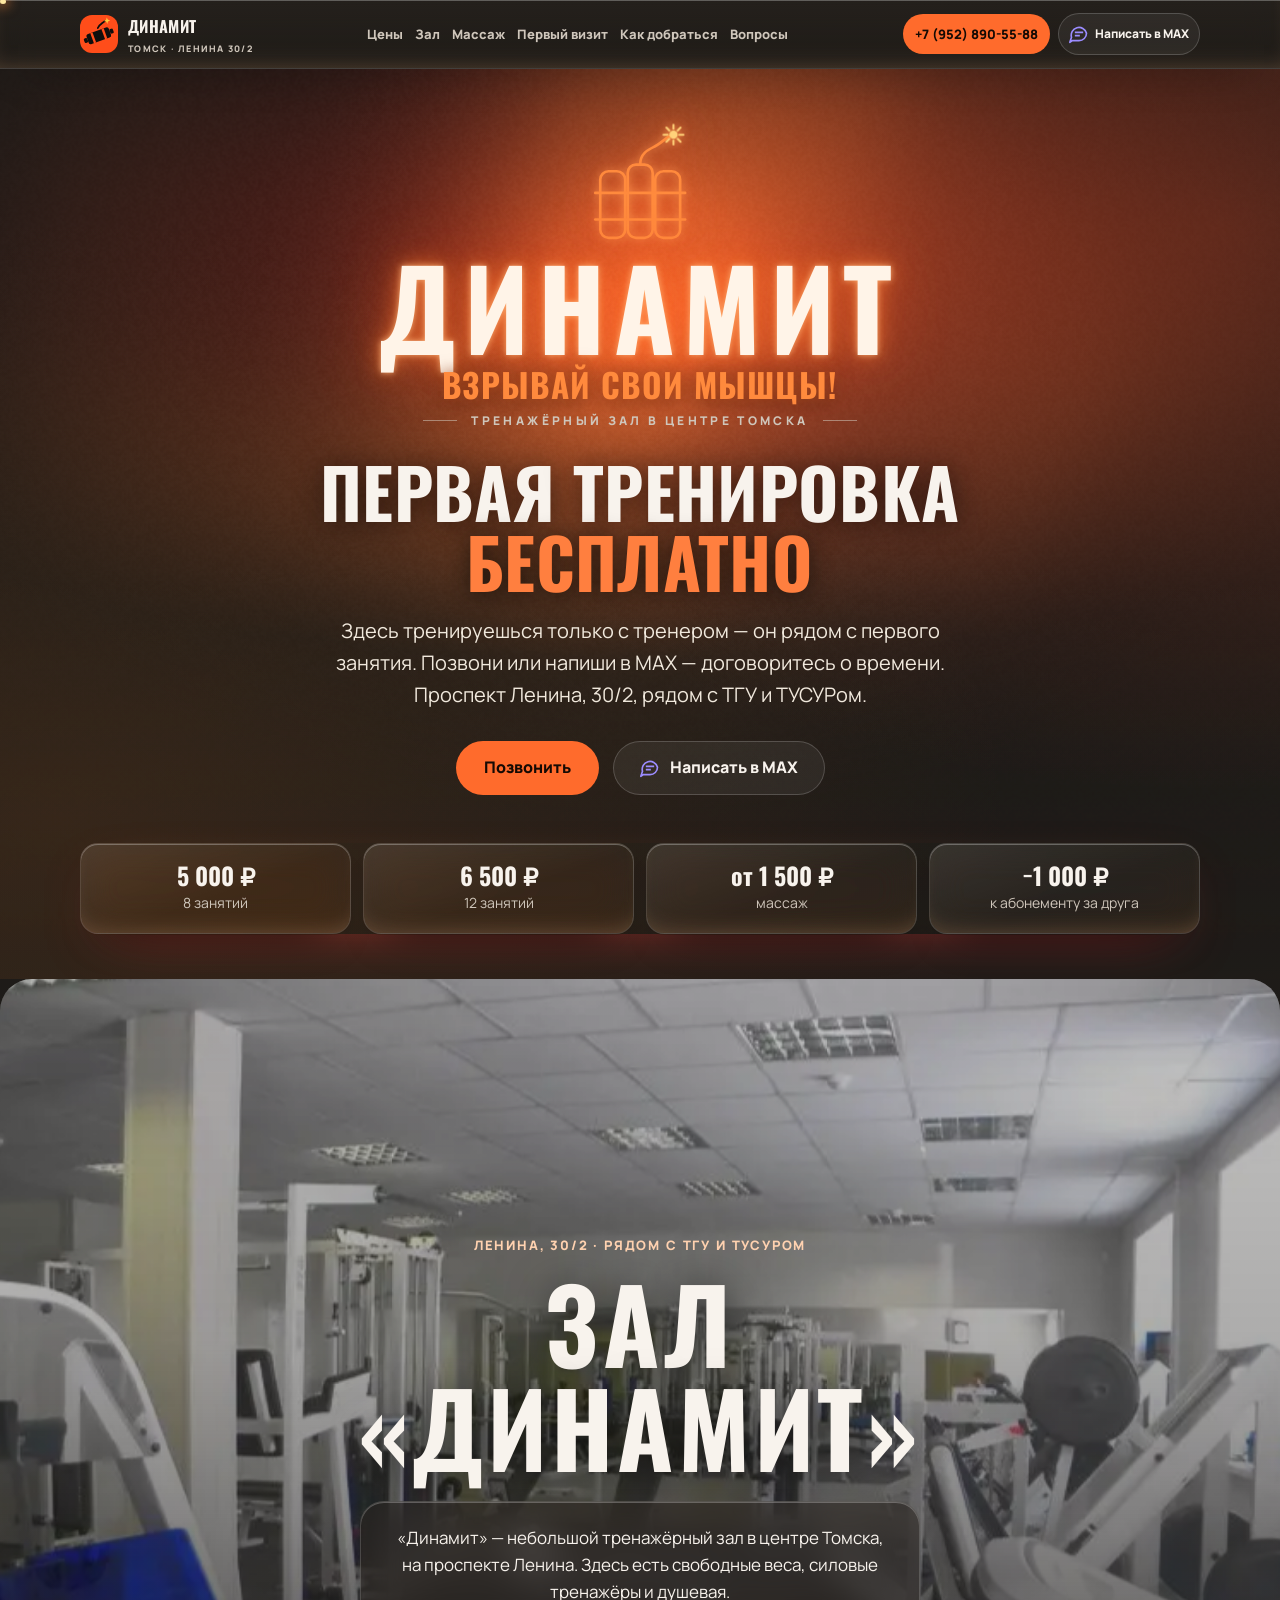
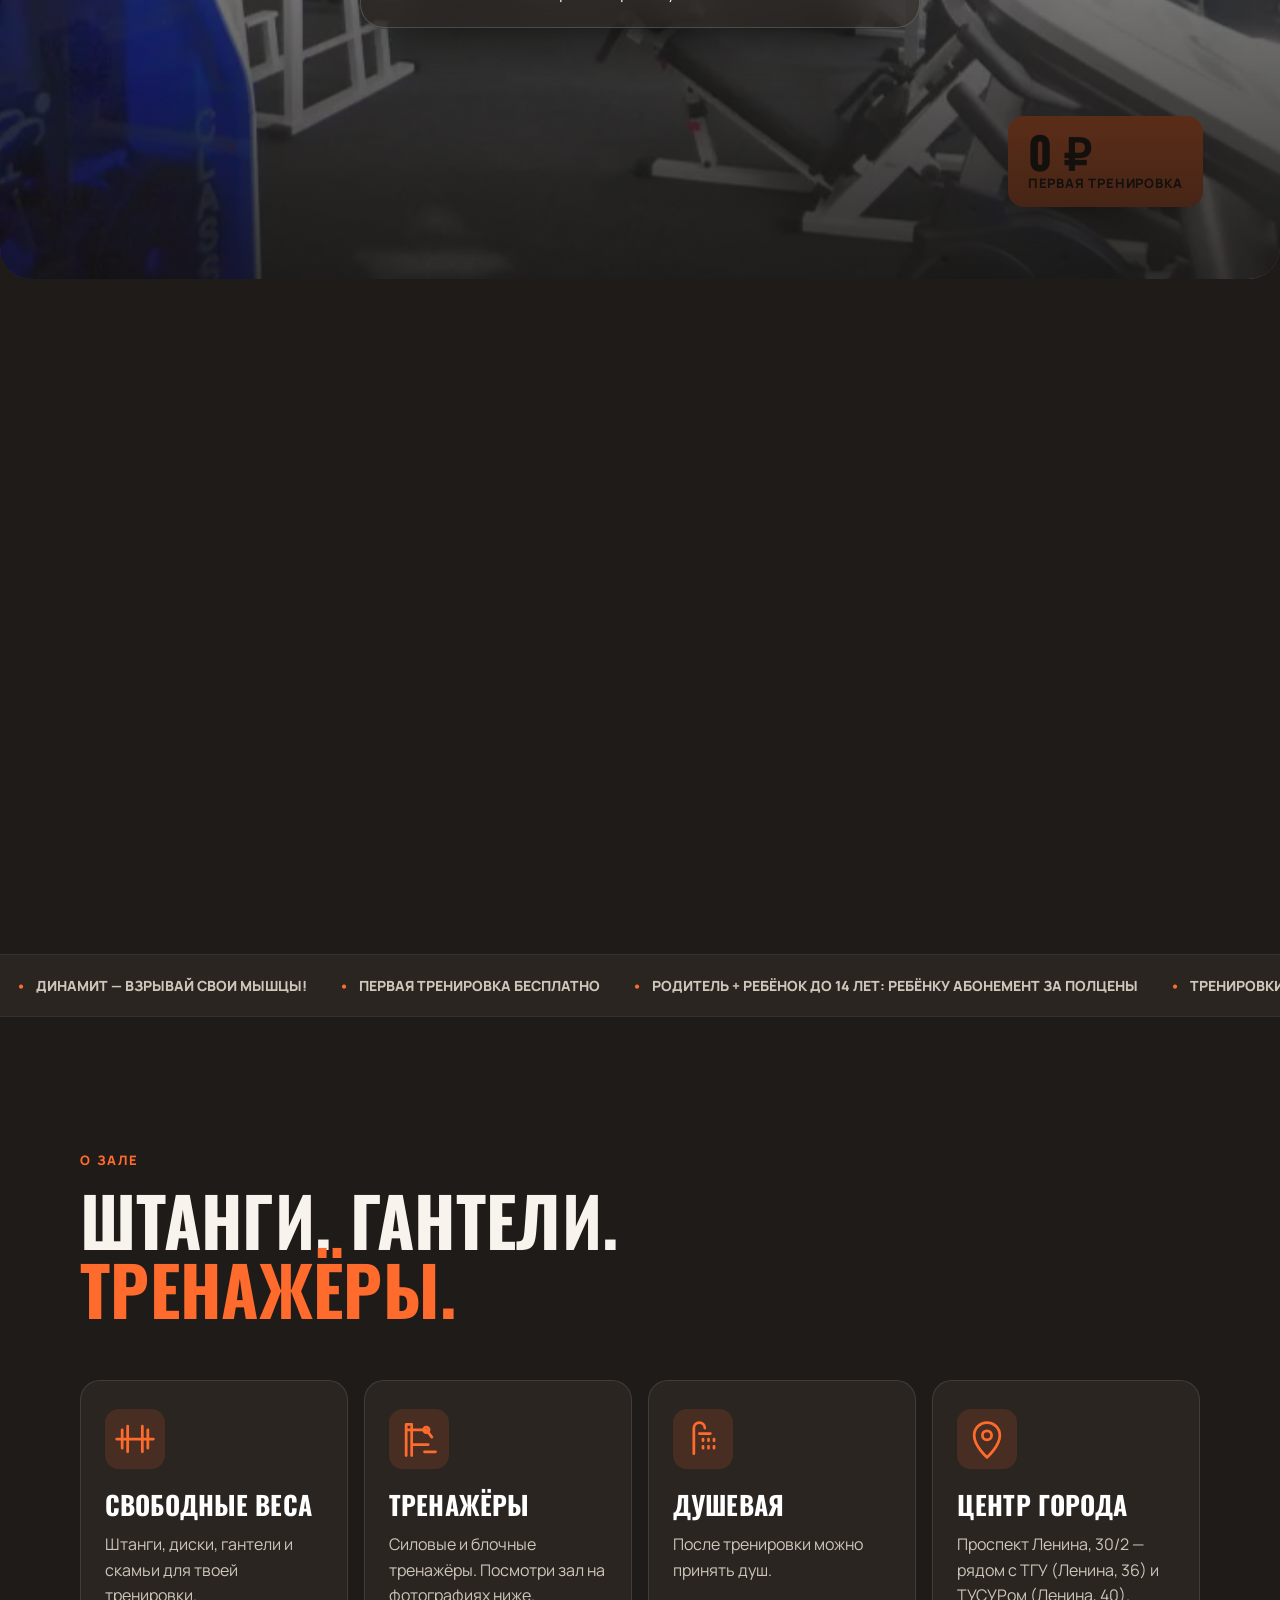
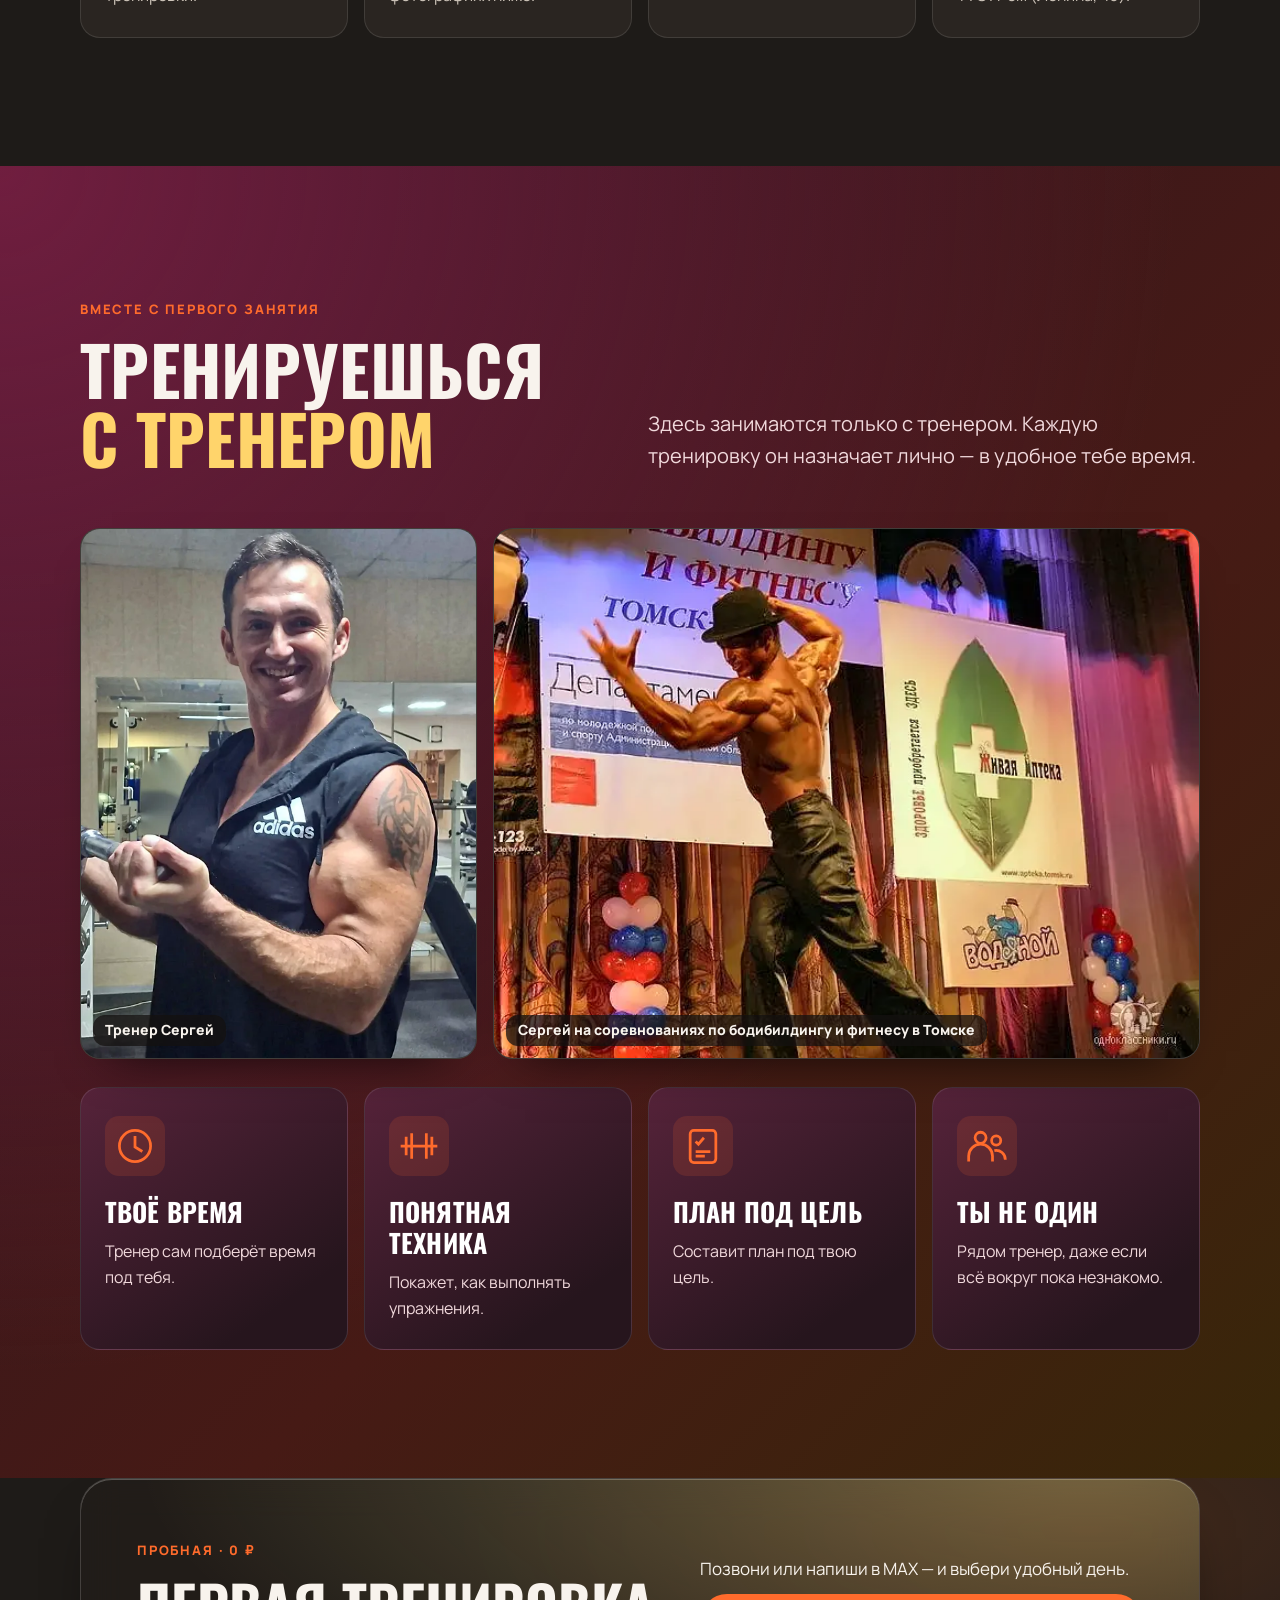
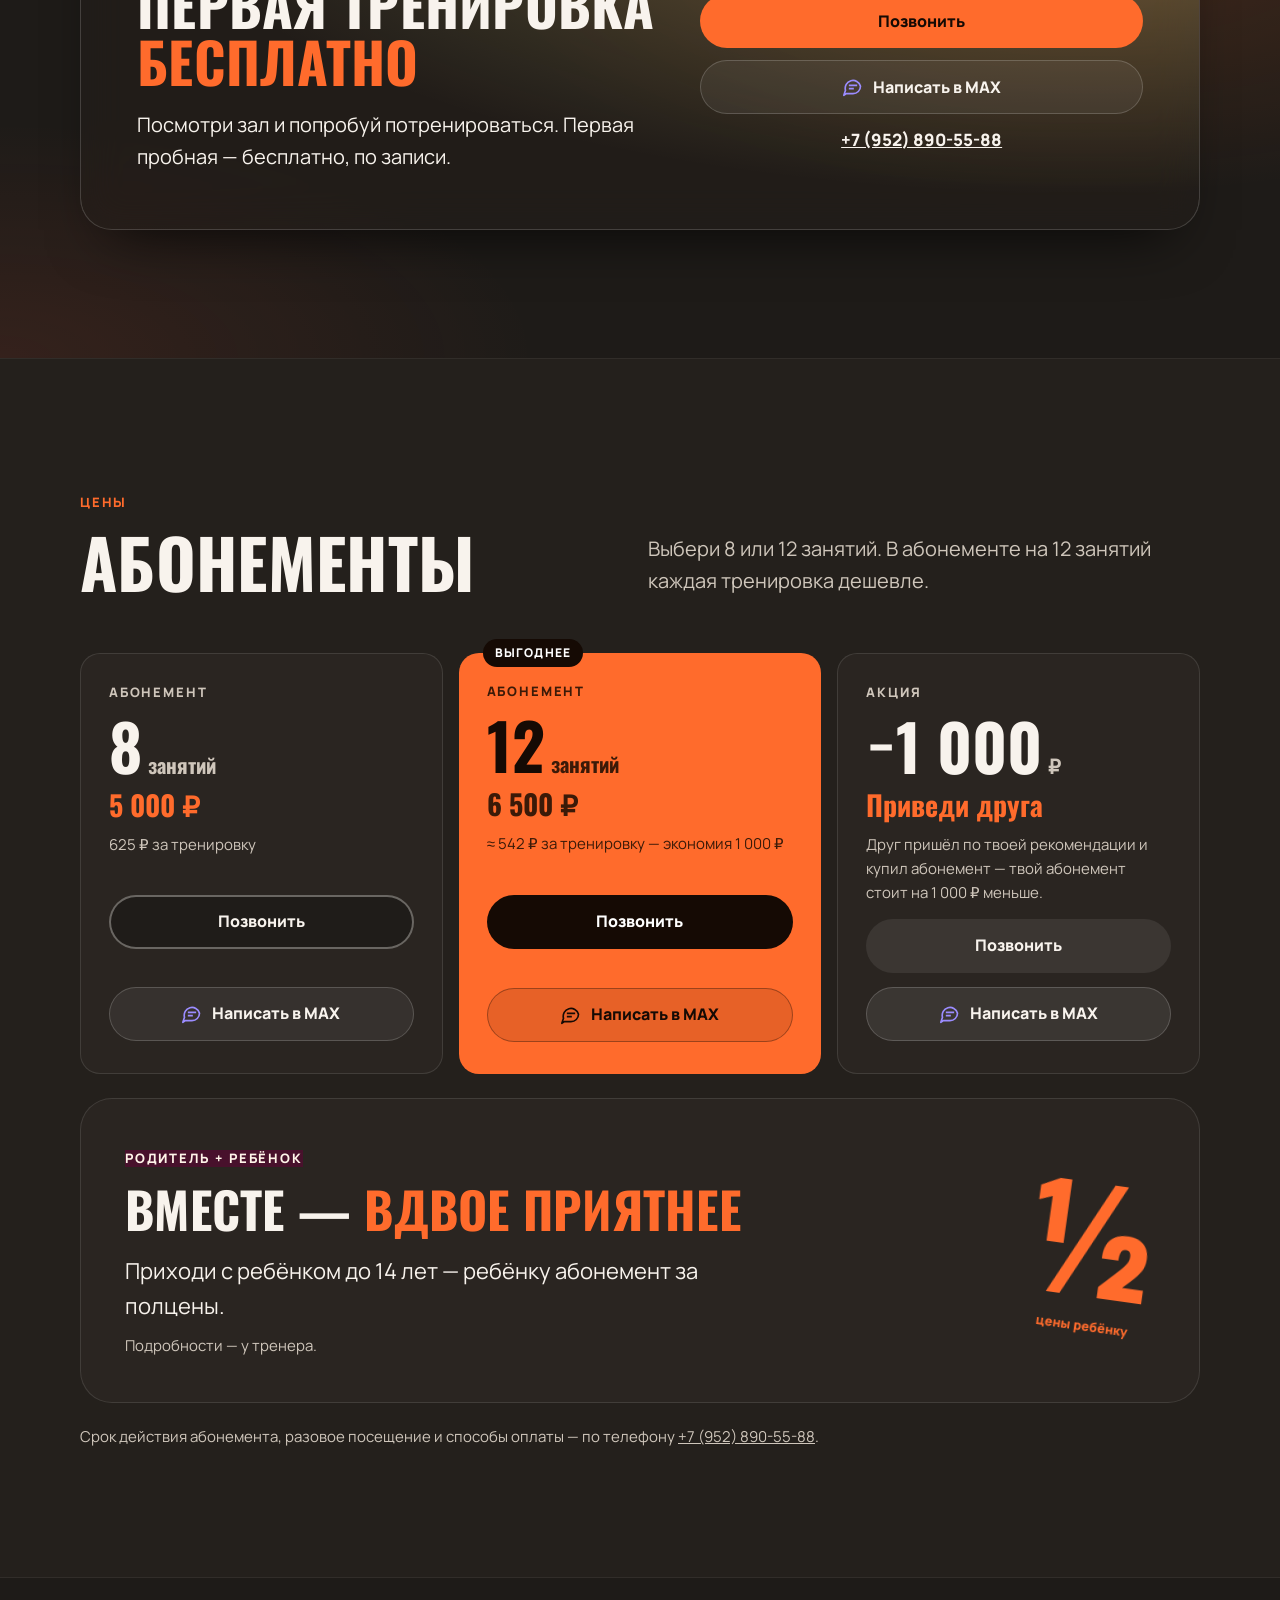
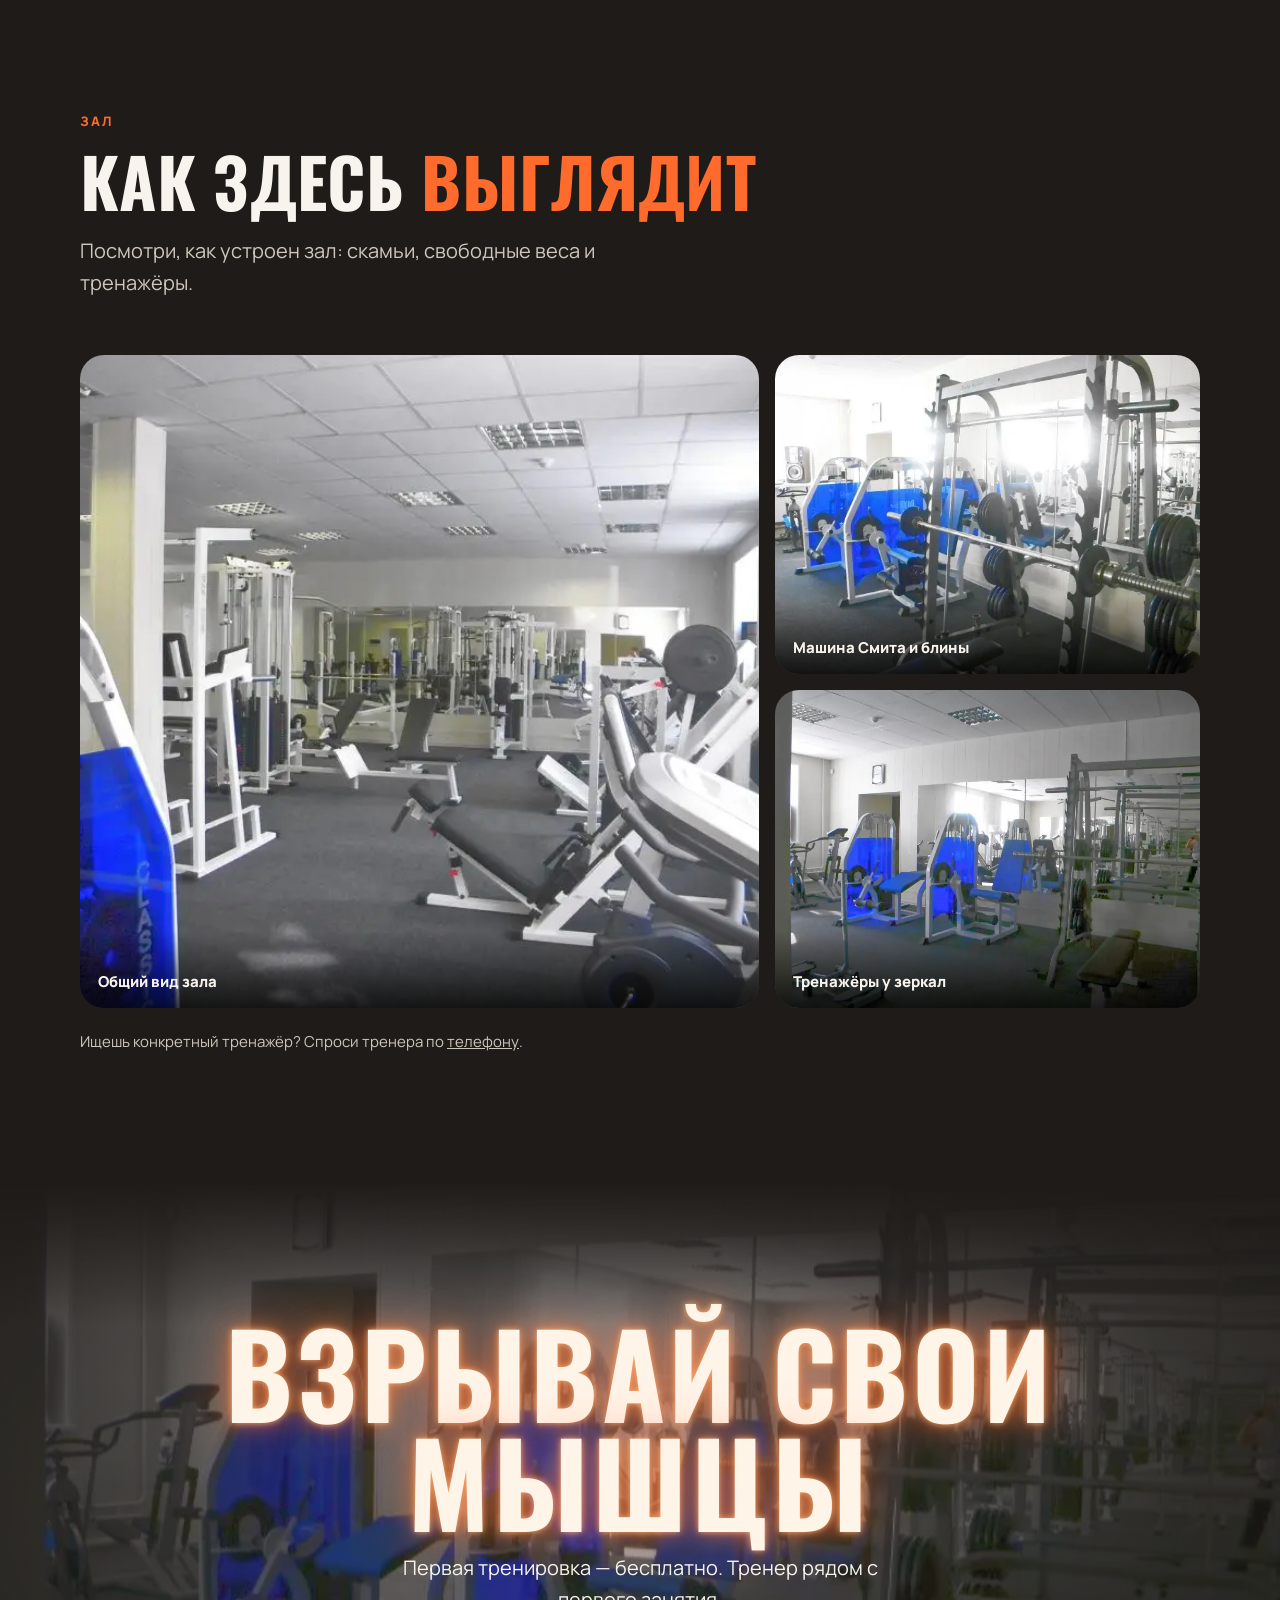
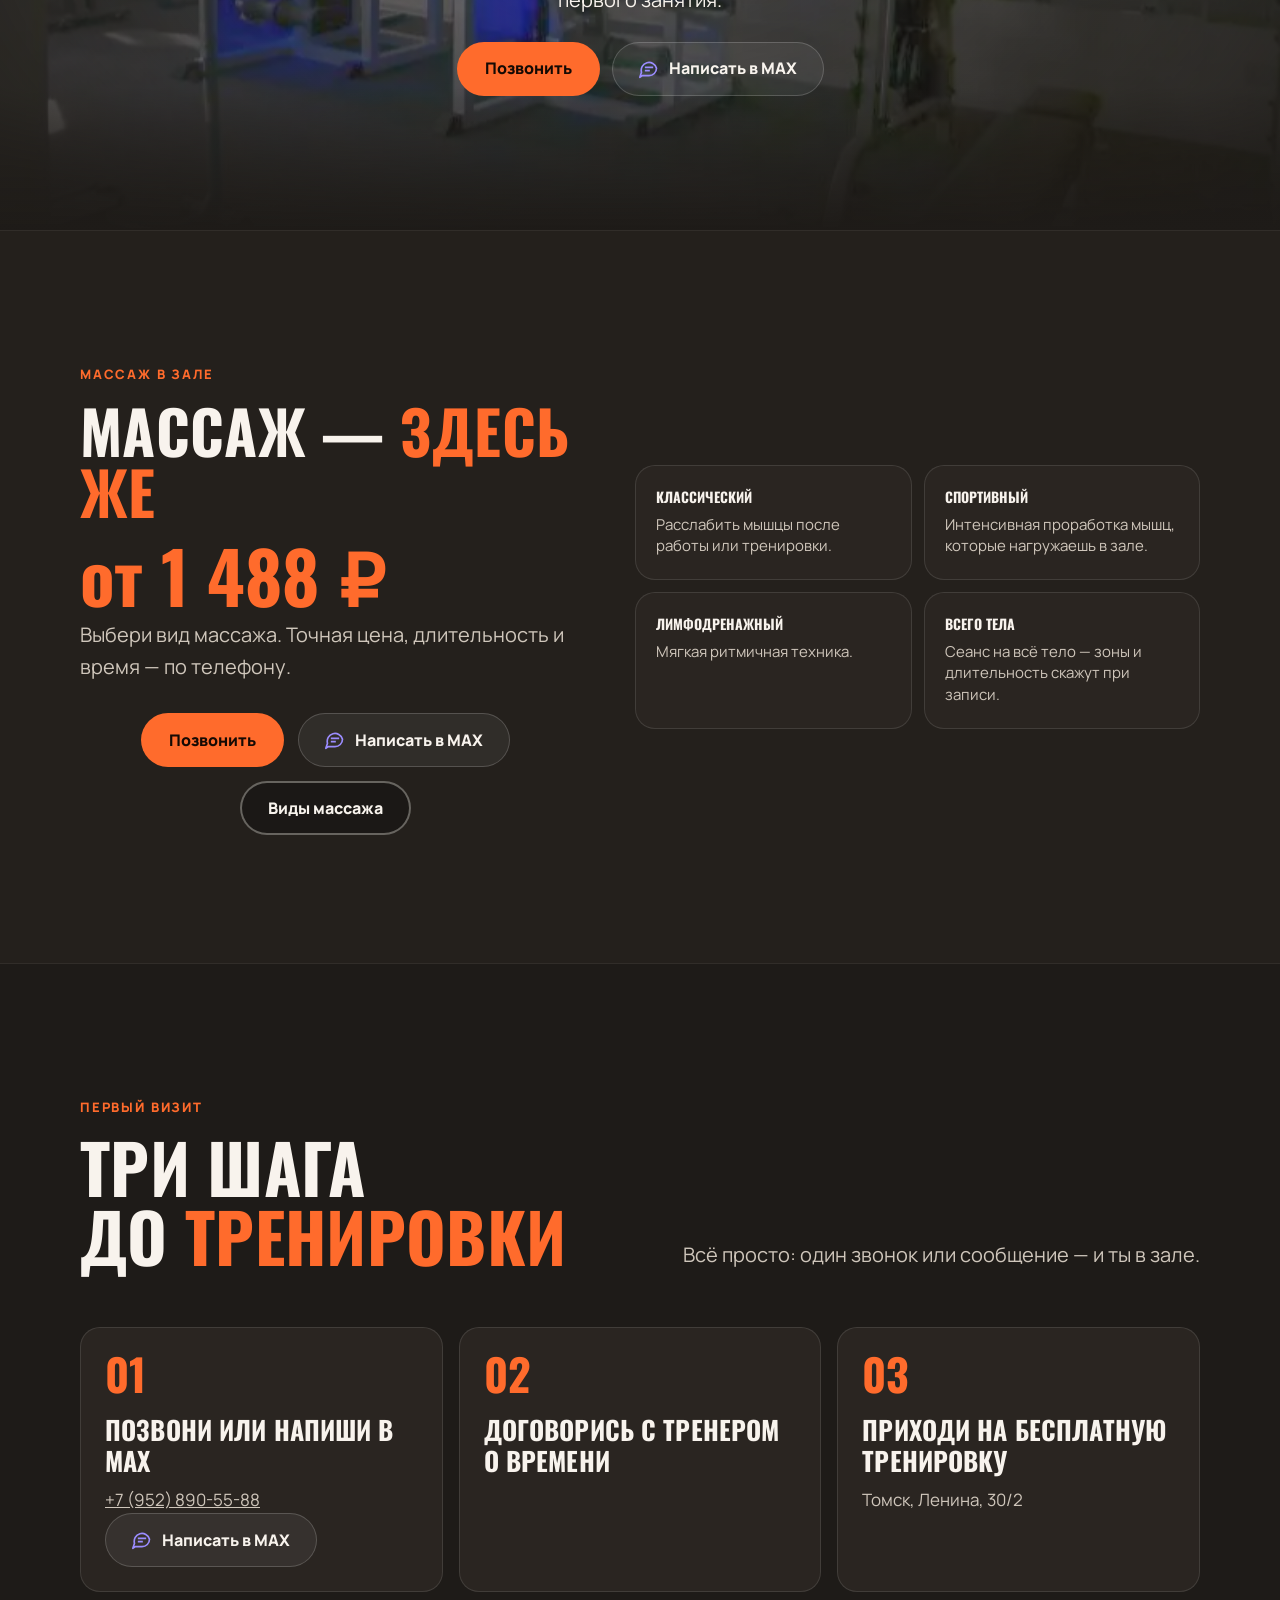
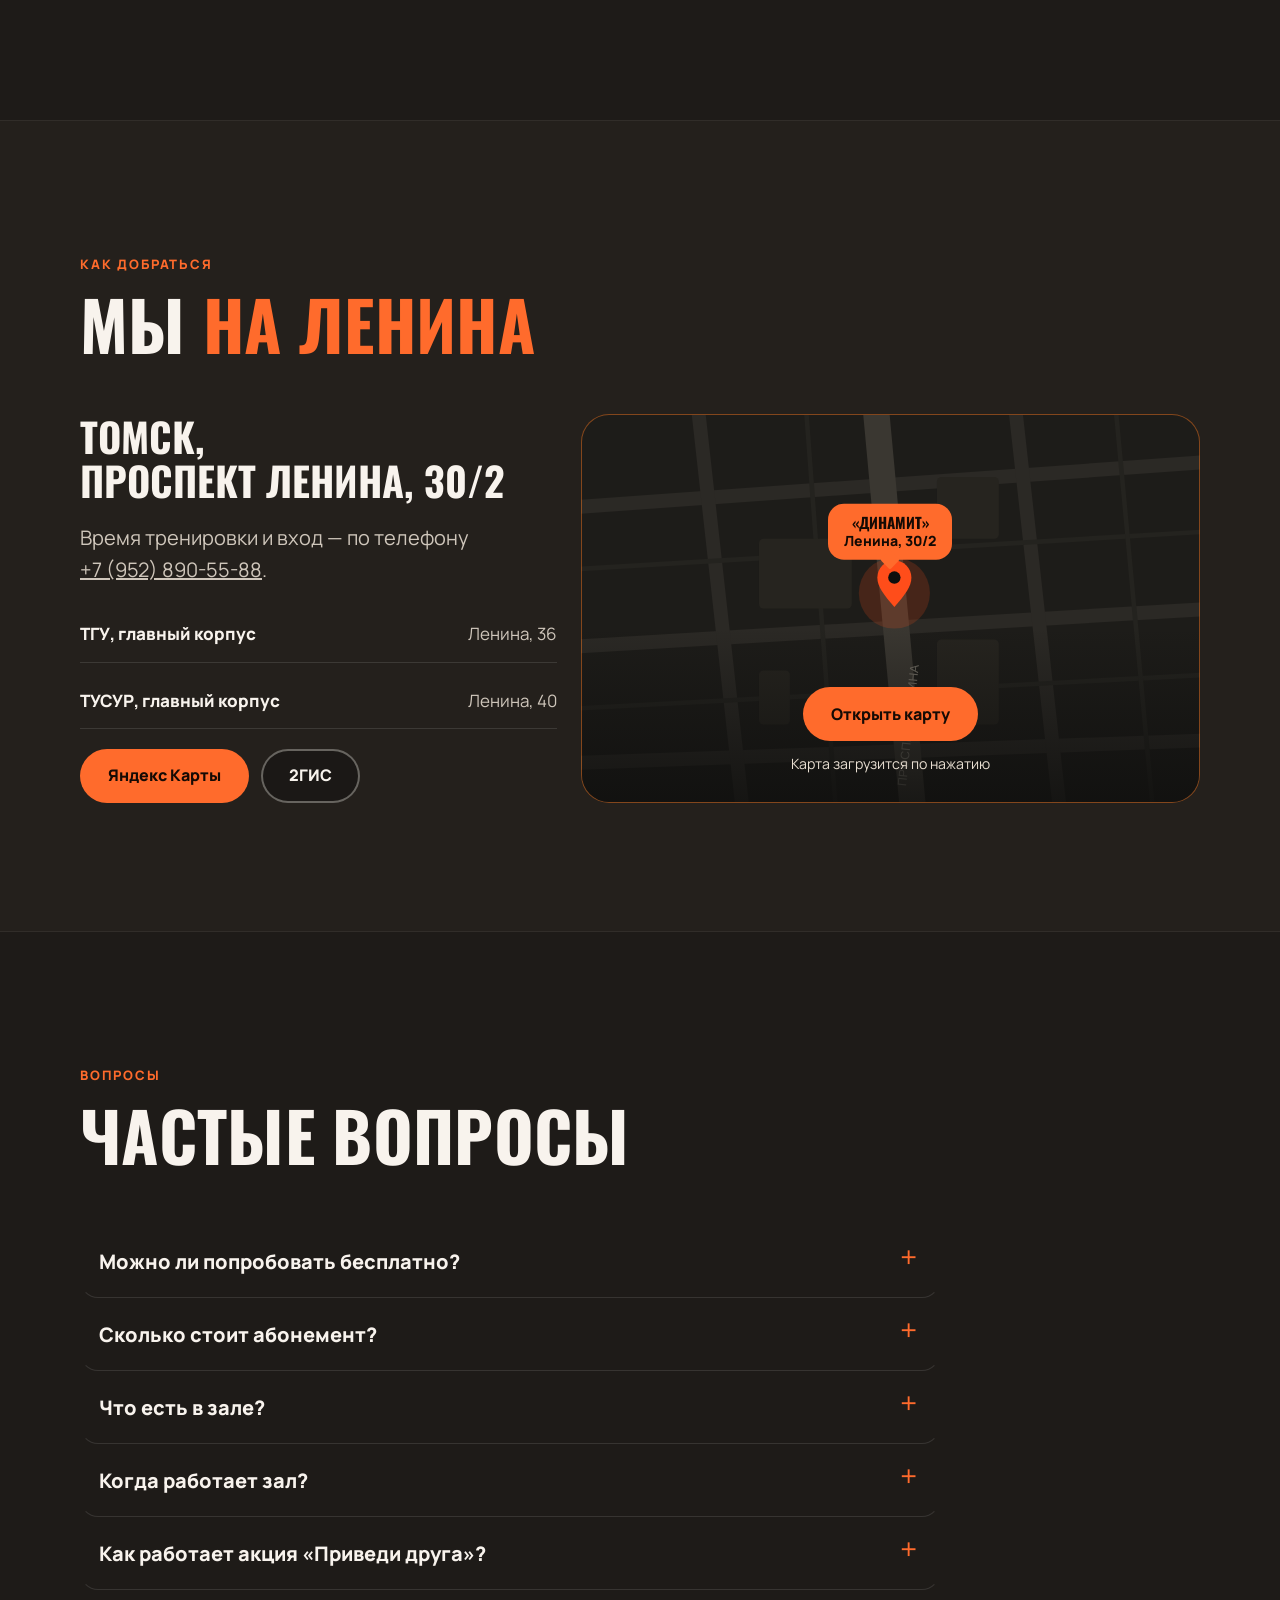
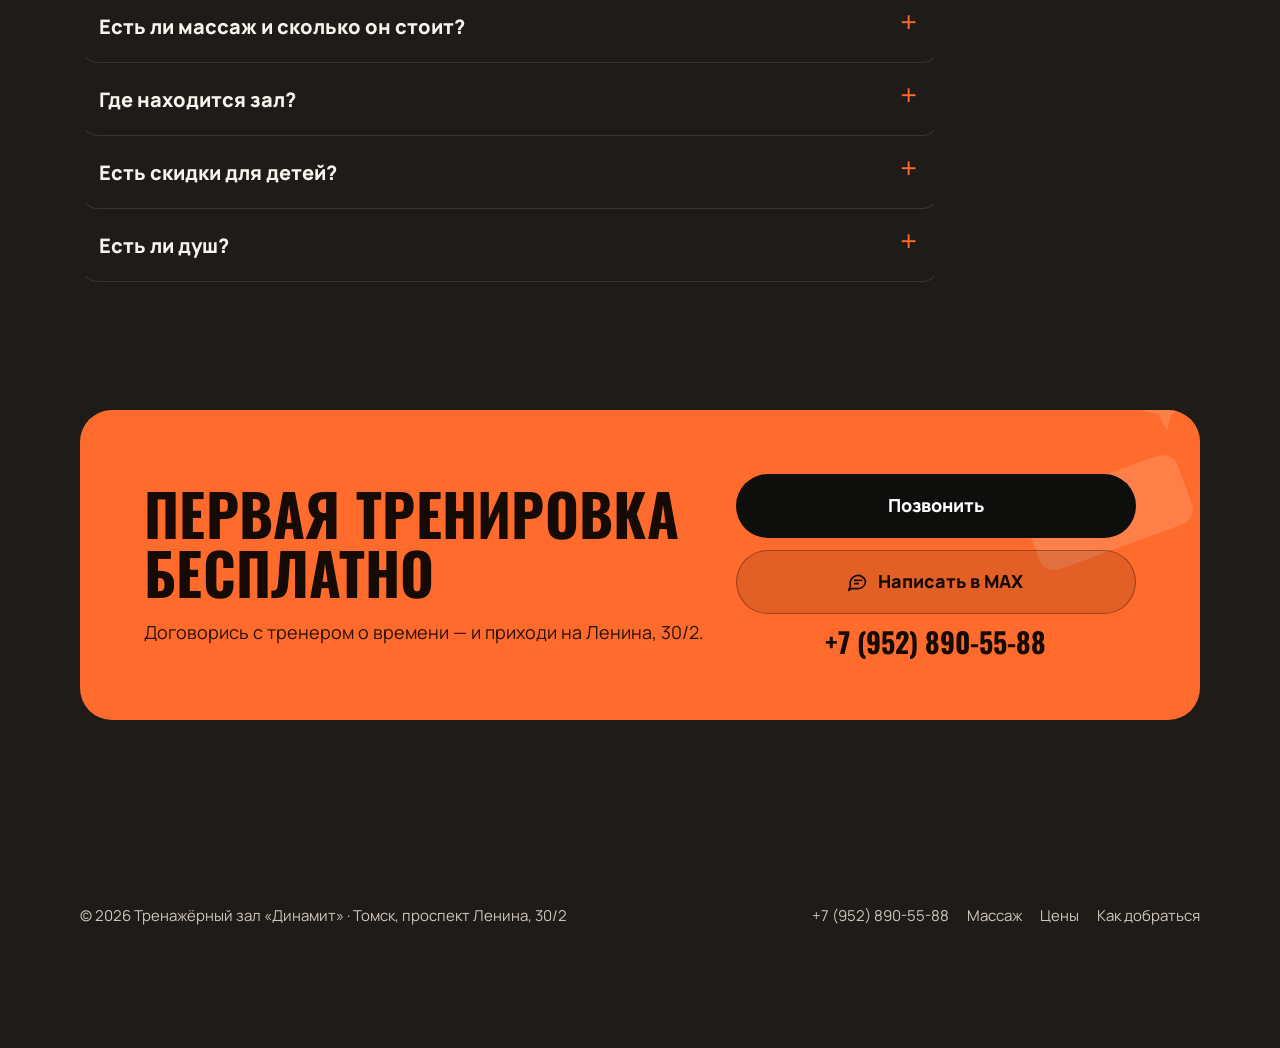
<file: index.html>
<!doctype html>
<html lang="ru">
<head>
<meta charset="utf-8">
<meta name="viewport" content="width=device-width, initial-scale=1, viewport-fit=cover">
<meta name="format-detection" content="telephone=no">
<link rel="manifest" href="site.webmanifest">
<title>Первая тренировка бесплатно — «Динамит», Томск</title>
<meta name="description" content="Первая тренировка бесплатно в «Динамите». Позвони и договорись с тренером о времени: +7 (952) 890-55-88. Зал в центре Томска, проспект Ленина, 30/2.">
<link rel="canonical" href="https://dinamit-gym.github.io/">
<meta name="theme-color" content="#0e0e0d">
<link rel="icon" href="assets/img/logo.svg" type="image/svg+xml">
<link rel="apple-touch-icon" href="assets/img/apple-touch-icon.png">
<meta property="og:type" content="website">
<meta property="og:locale" content="ru_RU">
<meta property="og:site_name" content="Динамит">
<meta property="og:title" content="«Динамит», Томск — первая тренировка бесплатно">
<meta property="og:description" content="Бесплатная пробная тренировка по записи: +7 (952) 890-55-88. Приходи познакомиться с залом на Ленина 30/2.">
<meta property="og:url" content="https://dinamit-gym.github.io/">
<meta property="og:image" content="https://dinamit-gym.github.io/assets/img/og.jpg">
<meta property="og:image:alt" content="Динамит, Томск. Первая тренировка бесплатно. Запись: +7 (952) 890-55-88. Ленина, 30/2.">
<meta property="og:image:width" content="1200">
<meta property="og:image:height" content="630">
<link rel="preload" href="assets/fonts/oswald-cyrillic-700-normal.woff2" as="font" type="font/woff2" crossorigin>
<link rel="preload" href="assets/img/hall-800.webp" as="image">
<link rel="stylesheet" href="assets/style.css">
<script type="application/ld+json">
{"@context":"https://schema.org","@type":"ExerciseGym","name":"Динамит","description":"Тренажёрный зал в центре Томска. Занятия только с тренером, время каждой тренировки он назначает лично. Первая пробная тренировка бесплатно. Запись по телефону или в MAX.","url":"https://dinamit-gym.github.io/","image":"https://dinamit-gym.github.io/assets/img/hall-1600.jpg","logo":"https://dinamit-gym.github.io/assets/img/logo.svg","telephone":"+7-952-890-55-88","priceRange":"0–6500 ₽","currenciesAccepted":"RUB","address":{"@type":"PostalAddress","streetAddress":"проспект Ленина, 30/2","addressLocality":"Томск","addressRegion":"Томская область","addressCountry":"RU"},"amenityFeature":[{"@type":"LocationFeatureSpecification","name":"Душевая","value":true},{"@type":"LocationFeatureSpecification","name":"Массаж","value":true}],"makesOffer":[{"@type":"Offer","name":"Пробная тренировка","price":"0","priceCurrency":"RUB","description":"Первая пробная тренировка — бесплатно, по записи по телефону +7 (952) 890-55-88."},{"@type":"Offer","name":"Абонемент 8 занятий","price":"5000","priceCurrency":"RUB"},{"@type":"Offer","name":"Абонемент 12 занятий","price":"6500","priceCurrency":"RUB"},{"@type":"Offer","name":"Массаж","price":"1500","priceCurrency":"RUB","description":"Цена от 1 500 ₽"},{"@type":"Offer","name":"Родитель + ребёнок","description":"Если родитель занимается вместе с ребёнком до 14 лет, ребёнку абонемент за полцены. Подробности — у тренера."}]}
</script>
<!-- ЗАПОЛНИТЬ: код счётчика Яндекс Метрики вставить сюда (metrika.yandex.ru → «Добавить счётчик»). -->
<noscript><style id="no-js-style">@media(max-width:1100px){.header .wrap{height:auto;flex-wrap:wrap;padding-block:12px}.nav{display:flex;position:static;order:4;width:100%;max-height:none;padding:0}.menu-btn{display:none}}.max-copy,.game-stage{display:none}</style></noscript>
</head>
<body>
<svg class="sr-only" aria-hidden="true"><symbol id="max-icon" viewBox="0 0 24 24" fill="none" stroke="currentColor" stroke-width="2" stroke-linejoin="round"><path d="M21 11a9 9 0 0 1-9 9H4l-3 2 2-6a9 9 0 1 1 18-5Z"/><path d="M7 10h10M7 14h6"/></symbol></svg>
<a class="skip" href="#main">К содержимому</a>

<header class="header">
<div class="wrap">
<a class="logo" href="./" aria-label="Динамит — на главную">
<img src="assets/img/logo.svg" width="38" height="38" alt="">
<span><b>ДИНАМИТ</b><small>ТОМСК · ЛЕНИНА 30/2</small></span>
</a>
<button class="menu-btn" aria-expanded="false" aria-controls="nav" aria-label="Меню"><span></span></button>
<nav class="nav" id="nav" aria-label="Разделы">
<a href="#prices">Цены</a>
<a href="#photos">Зал</a>
<a href="#massage">Массаж</a>
<a href="#first">Первый визит</a>
<a href="#where">Как добраться</a>
<a href="#faq">Вопросы</a>
<a class="nav-call" href="tel:+79528905588">Позвонить · +7 (952) 890-55-88</a><a class="btn btn-max nav-max" href="#max-contact" data-max><svg viewBox="0 0 24 24" aria-hidden="true"><use href="#max-icon"/></svg>Написать в MAX</a>
</nav>
<div class="header-contacts"><a class="header-phone" href="tel:+79528905588">+7 (952) 890-55-88</a><a class="btn btn-max header-max" href="#max-contact" data-max><svg viewBox="0 0 24 24" aria-hidden="true"><use href="#max-icon"/></svg>Написать в MAX</a></div>
</div>
</header>

<main id="main">

<section class="hero" aria-labelledby="hero-title">
<div class="wrap">
<div class="hero-intro">
<svg class="emblem" viewBox="0 0 200 150" aria-hidden="true" focusable="false">
<g class="emblem-lines" fill="none" stroke="currentColor" stroke-width="3.2" stroke-linecap="round" stroke-linejoin="round">
<rect pathLength="1" x="52" y="58" width="30" height="80" rx="10"/>
<rect pathLength="1" x="85" y="50" width="30" height="88" rx="10"/>
<rect pathLength="1" x="118" y="58" width="30" height="80" rx="10"/>
<path pathLength="1" d="M46 84h108"/>
<path pathLength="1" d="M46 116h108"/>
<path pathLength="1" d="M100 50c0-14 10-18 18-22s14-12 22-14"/>
</g>
<g class="emblem-spark"><circle cx="140" cy="14" r="5" fill="currentColor"/><path d="M140 2v5M140 21v5M128 14h5M147 14h5M131.5 5.5l3.5 3.5M148.5 22.5l-3.5-3.5M148.5 5.5l-3.5 3.5M131.5 22.5l3.5-3.5" fill="none" stroke="currentColor" stroke-width="2.4" stroke-linecap="round"/></g>
</svg>
<p class="wordmark">Динамит</p>
<p class="slogan">Взрывай свои мышцы!</p>
<p class="wordsub">Тренажёрный зал в центре Томска</p>
</div>
<h1 id="hero-title"><span class="hero-word" style="--word:0">Первая</span> <span class="hero-word" style="--word:1">тренировка</span> <em><span class="hero-word" style="--word:2">бесплатно</span></em></h1>
<p class="lead">Здесь тренируешься только с тренером — он рядом с первого занятия. Позвони или напиши в MAX — договоритесь о времени. Проспект Ленина, 30/2, рядом с ТГУ и ТУСУРом.</p>
<div class="hero-actions">
<a class="btn btn-fire btn-trial" href="tel:+79528905588">Позвонить</a>
<a class="btn btn-max " href="#max-contact" data-max><svg viewBox="0 0 24 24" aria-hidden="true"><use href="#max-icon"/></svg>Написать в MAX</a>

</div>
<div class="hero-facts">
<div><b><span class="counter" data-count="5000" aria-label="5 000"><span aria-hidden="true">5&nbsp;000</span></span>&nbsp;₽</b><span>8 занятий</span></div>
<div><b><span class="counter" data-count="6500" aria-label="6 500"><span aria-hidden="true">6&nbsp;500</span></span>&nbsp;₽</b><span>12 занятий</span></div>
<div><b>от <span class="counter" data-count="1500" aria-label="1 500"><span aria-hidden="true">1&nbsp;500</span></span>&nbsp;₽</b><span>массаж</span></div>
<div><b>−<span class="counter" data-count="1000" aria-label="1 000"><span aria-hidden="true">1&nbsp;000</span></span>&nbsp;₽</b><span>к абонементу за друга</span></div>
</div>
</div>
</section>

<section class="cine" aria-labelledby="cine-title">
<div class="cine-stage">
<div class="cine-frame">
<div class="hero-media">
<picture class="hero-photo">
<img src="assets/img/hall-800.webp" width="800" height="600" alt="Зал «Динамит»: тренажёры, скамьи и зеркала" fetchpriority="high">
</picture>
<span class="hero-sticker" aria-hidden="true"><b>0&nbsp;₽</b>первая тренировка</span>
</div>
</div>
<div class="cine-copy">
<span class="kicker">Ленина, 30/2 · рядом с ТГУ и ТУСУРом</span>
<h2 id="cine-title">Зал «Динамит»</h2>
<div class="cine-card"><p>«Динамит» — небольшой тренажёрный зал в центре Томска, на проспекте Ленина. Здесь есть свободные веса, силовые тренажёры и душевая.</p></div>
</div>
</div>
</section>

<div class="ticker" aria-label="Коротко о Динамите"><div>
<span>Динамит — взрывай свои мышцы!</span><span>Первая тренировка бесплатно</span><span>Родитель + ребёнок до 14 лет: ребёнку абонемент за полцены</span><span>Тренировки только с тренером</span><span>Центр Томска</span><span>Ленина, 30/2</span><span>Массаж от 1&nbsp;500&nbsp;₽</span>
</div></div>

<section class="section" aria-labelledby="why-title">
<div class="wrap">
<div class="section-head reveal">
<div><span class="kicker">О зале</span><h2 id="why-title">Штанги. Гантели.<br><span class="fire">Тренажёры.</span></h2></div>
</div>
<div class="features">
<article class="feature reveal">
<svg viewBox="0 0 48 48" fill="none" stroke="currentColor" stroke-width="3" stroke-linecap="round" aria-hidden="true"><path d="M4 24h40M10 14v20M16 10v28M32 10v28M38 14v20"/></svg>
<h3>Свободные веса</h3>
<p>Штанги, диски, гантели и скамьи для твоей тренировки.</p>
</article>
<article class="feature reveal">
<svg viewBox="0 0 48 48" fill="none" stroke="currentColor" stroke-width="3" stroke-linecap="round" stroke-linejoin="round" aria-hidden="true"><path d="M10 42V8h6v34M10 14h22l6 8M16 30h18M30 38h12"/><circle cx="32" cy="14" r="3"/></svg>
<h3>Тренажёры</h3>
<p>Силовые и блочные тренажёры. Посмотри зал на фотографиях ниже.</p>
</article>
<article class="feature reveal">
<svg viewBox="0 0 48 48" fill="none" stroke="currentColor" stroke-width="3" stroke-linecap="round" aria-hidden="true"><path d="M14 40V12a6 6 0 0 1 12 0M20 18h12M24 24v2M30 24v2M36 24v2M24 32v2M30 32v2M36 32v2"/></svg>
<h3>Душевая</h3>
<p>После тренировки можно принять душ.</p>
</article>
<article class="feature reveal">
<svg viewBox="0 0 48 48" fill="none" stroke="currentColor" stroke-width="3" stroke-linecap="round" stroke-linejoin="round" aria-hidden="true"><path d="M24 44s14-12 14-24a14 14 0 0 0-28 0c0 12 14 24 14 24z"/><circle cx="24" cy="20" r="5"/></svg>
<h3>Центр города</h3>
<p>Проспект Ленина, 30/2 — рядом с ТГУ (Ленина, 36) и ТУСУРом (Ленина, 40).</p>
</article>
</div>
</div>
</section>


<section class="section coach-section" id="coach" aria-labelledby="coach-title">
<div class="wrap">
<div class="section-head reveal"><div><span class="kicker">Вместе с первого занятия</span><h2 id="coach-title">Тренируешься<br><span class="fire">с тренером</span></h2></div><p class="lead">Здесь занимаются только с тренером. Каждую тренировку он назначает лично — в удобное тебе время.</p></div>
<div class="coach-photos reveal">
<figure class="coach-photo"><img src="assets/img/sergey-gym-600.webp" width="600" height="800" alt="Тренер Сергей в тренажёрном зале" loading="lazy" decoding="async"><figcaption>Тренер Сергей</figcaption></figure>
<figure class="coach-photo"><img src="assets/img/sergey-stage-640.webp" width="640" height="480" alt="Сергей выступает на соревнованиях по бодибилдингу и фитнесу в Томске" loading="lazy" decoding="async"><figcaption>Сергей на соревнованиях по бодибилдингу и фитнесу в Томске</figcaption></figure>
</div>
<div class="features coach-cards">
<article class="feature reveal"><svg viewBox="0 0 48 48" fill="none" stroke="currentColor" stroke-width="3" aria-hidden="true"><circle cx="24" cy="24" r="17"/><path d="M24 13v12l8 5"/></svg><h3>Твоё время</h3><p>Тренер сам подберёт время под тебя.</p></article>
<article class="feature reveal"><svg viewBox="0 0 48 48" fill="none" stroke="currentColor" stroke-width="3" aria-hidden="true"><path d="M4 24h40M10 14v20M16 10v28M32 10v28M38 14v20"/></svg><h3>Понятная техника</h3><p>Покажет, как выполнять упражнения.</p></article>
<article class="feature reveal"><svg viewBox="0 0 48 48" fill="none" stroke="currentColor" stroke-width="3" aria-hidden="true"><rect x="10" y="7" width="28" height="35" rx="4"/><path d="m16 19 3 3 6-7M16 30h16M16 35h10"/></svg><h3>План под цель</h3><p>Составит план под твою цель.</p></article>
<article class="feature reveal"><svg viewBox="0 0 48 48" fill="none" stroke="currentColor" stroke-width="3" aria-hidden="true"><circle cx="17" cy="15" r="6"/><circle cx="34" cy="18" r="5"/><path d="M4 41v-6a13 13 0 0 1 26 0v6M32 29a10 10 0 0 1 12 10"/></svg><h3>Ты не один</h3><p>Рядом тренер, даже если всё вокруг пока незнакомо.</p></article>
</div>
</div>
</section>

<section class="section trial-section" id="trial" aria-labelledby="trial-title">
<div class="wrap">
<div class="trial-offer reveal">
<div>
<span class="kicker">Пробная · 0 ₽</span>
<h2 id="trial-title">Первая тренировка <span class="fire">бесплатно</span></h2>
<p class="lead">Посмотри зал и попробуй потренироваться. Первая пробная — бесплатно, по записи.</p>
</div>
<div class="trial-booking">
<p>Позвони или напиши в MAX — и выбери удобный день.</p>
<a class="btn btn-fire" href="tel:+79528905588">Позвонить</a>
<a class="btn btn-max " href="#max-contact" data-max><svg viewBox="0 0 24 24" aria-hidden="true"><use href="#max-icon"/></svg>Написать в MAX</a>
<a class="trial-phone" href="tel:+79528905588">+7 (952) 890-55-88</a>
</div>
</div>
</div>
</section>

<section class="section alt" id="prices" aria-labelledby="prices-title">
<div class="wrap">
<div class="section-head reveal">
<div><span class="kicker">Цены</span><h2 id="prices-title">Абонементы</h2></div>
<p class="lead">Выбери 8 или 12 занятий. В абонементе на 12 занятий каждая тренировка дешевле.</p>
</div>
<div class="prices">
<article class="price reveal">
<span class="label">Абонемент</span>
<div class="num">8<small>занятий</small></div>
<div class="cost"><span class="counter" data-count="5000" aria-label="5 000"><span aria-hidden="true">5&nbsp;000</span></span>&nbsp;₽</div>
<p class="per">625&nbsp;₽ за тренировку</p>
<a class="btn btn-ghost" href="tel:+79528905588">Позвонить</a>
<a class="btn btn-max " href="#max-contact" data-max><svg viewBox="0 0 24 24" aria-hidden="true"><use href="#max-icon"/></svg>Написать в MAX</a>
</article>
<article class="price best reveal">
<span class="badge">Выгоднее</span>
<span class="label">Абонемент</span>
<div class="num">12<small>занятий</small></div>
<div class="cost"><span class="counter" data-count="6500" aria-label="6 500"><span aria-hidden="true">6&nbsp;500</span></span>&nbsp;₽</div>
<p class="per">≈ 542&nbsp;₽ за тренировку — экономия 1&nbsp;000&nbsp;₽</p>
<a class="btn btn-fire" href="tel:+79528905588">Позвонить</a>
<a class="btn btn-max " href="#max-contact" data-max><svg viewBox="0 0 24 24" aria-hidden="true"><use href="#max-icon"/></svg>Написать в MAX</a>
</article>
<article class="price friend reveal">
<span class="label">Акция</span>
<div class="num">−<span class="counter" data-count="1000" aria-label="1 000"><span aria-hidden="true">1&nbsp;000</span></span><small>₽</small></div>
<div class="cost">Приведи друга</div>
<p class="per">Друг пришёл по твоей рекомендации и купил абонемент — твой абонемент стоит на 1&nbsp;000&nbsp;₽ меньше.</p>
<a class="btn" href="tel:+79528905588">Позвонить</a>
<a class="btn btn-max " href="#max-contact" data-max><svg viewBox="0 0 24 24" aria-hidden="true"><use href="#max-icon"/></svg>Написать в MAX</a>
</article>
</div>

<article class="family-offer reveal" aria-labelledby="family-title">
<div><span class="kicker">Родитель + ребёнок</span><h2 id="family-title">Вместе — <span>вдвое приятнее</span></h2><p>Приходи с ребёнком до 14 лет — ребёнку абонемент за полцены.</p><p class="family-note">Подробности — у тренера.</p></div>
<div class="family-mark" aria-hidden="true">½<small>цены ребёнку</small></div>
</article>
<!-- ЗАПОЛНИТЬ: срок действия абонемента, цена разового посещения, способы оплаты. Когда будут известны — заменить строку ниже. -->
<p class="note">Срок действия абонемента, разовое посещение и способы оплаты — по телефону <a href="tel:+79528905588">+7 (952) 890-55-88</a>.</p>
</div>
</section>

<section class="section" id="photos" aria-labelledby="photos-title">
<div class="wrap">
<div class="section-head reveal">
<div><span class="kicker">Зал</span><h2 id="photos-title">Как здесь <span class="fire">выглядит</span></h2></div>
<p class="lead">Посмотри, как устроен зал: скамьи, свободные веса и тренажёры.</p>
</div>
<div class="gallery reveal">
<figure>
<button type="button" data-full="assets/img/hall-1600.jpg"><img src="assets/img/hall-800.webp" width="800" height="600" alt="Общий вид зала: силовые рамы, скамьи и зеркала" loading="lazy" decoding="async"></button>
<figcaption>Общий вид зала</figcaption>
</figure>
<figure>
<button type="button" data-full="assets/img/rack-600.jpg"><img src="assets/img/rack-600.webp" width="600" height="450" alt="Машина Смита и стойка с блинами" loading="lazy" decoding="async"></button>
<figcaption>Машина Смита и блины</figcaption>
</figure>
<figure>
<button type="button" data-full="assets/img/machines-800.jpg"><img src="assets/img/machines-800.webp" width="800" height="600" alt="Тренажёры у зеркальной стены" loading="lazy" decoding="async"></button>
<figcaption>Тренажёры у зеркал</figcaption>
</figure>
</div>
<p class="note">Ищешь конкретный тренажёр? Спроси тренера по <a href="tel:+79528905588">телефону</a>.</p>
</div>
</section>

<section class="band" aria-labelledby="band-title">
<img class="band-img" src="assets/img/machines-800.webp" width="800" height="600" alt="" loading="lazy" decoding="async">
<div class="wrap band-copy">
<h2 id="band-title" class="band-title reveal">Взрывай свои мышцы</h2>
<p class="band-sub reveal">Первая тренировка — бесплатно. Тренер рядом с первого занятия.</p>
<div class="band-actions reveal"><a class="btn btn-fire" href="tel:+79528905588">Позвонить</a><a class="btn btn-max" href="#max-contact" data-max><svg viewBox="0 0 24 24" aria-hidden="true"><use href="#max-icon"/></svg>Написать в MAX</a></div>
</div>
</section>

<section class="section alt" id="massage" aria-labelledby="massage-title">
<div class="wrap massage">
<div class="reveal">
<span class="kicker">Массаж в зале</span>
<h2 id="massage-title">Массаж — <span class="fire">здесь же</span></h2>
<div class="big-price">от <span class="counter" data-count="1500" aria-label="1 500"><span aria-hidden="true">1&nbsp;500</span></span>&nbsp;₽</div>
<p class="lead">Выбери вид массажа. Точная цена, длительность и время — по телефону.</p>
<div class="hero-actions">
<a class="btn btn-fire" href="tel:+79528905588">Позвонить</a>
<a class="btn btn-max " href="#max-contact" data-max><svg viewBox="0 0 24 24" aria-hidden="true"><use href="#max-icon"/></svg>Написать в MAX</a>
<a class="btn btn-ghost" href="massage.html">Виды массажа</a>
</div>
</div>
<div class="massage-list reveal">
<div><b>Классический</b><span>Расслабить мышцы после работы или тренировки.</span></div>
<div><b>Спортивный</b><span>Интенсивная проработка мышц, которые нагружаешь в зале.</span></div>
<div><b>Лимфодренажный</b><span>Мягкая ритмичная техника.</span></div>
<div><b>Всего тела</b><span>Сеанс на всё тело — зоны и длительность скажут при записи.</span></div>
</div>
</div>
</section>

<section class="section" id="first" aria-labelledby="first-title">
<div class="wrap">
<div class="section-head reveal">
<div><span class="kicker">Первый визит</span><h2 id="first-title">Три шага<br>до <span class="fire">тренировки</span></h2></div>
<p class="lead">Всё просто: один звонок или сообщение — и ты в зале.</p>
</div>
<div class="steps">
<div class="step reveal"><h3>Позвони или напиши в MAX</h3><p><a href="tel:+79528905588">+7 (952) 890-55-88</a></p><a class="btn btn-max " href="#max-contact" data-max><svg viewBox="0 0 24 24" aria-hidden="true"><use href="#max-icon"/></svg>Написать в MAX</a></div>
<div class="step reveal"><h3>Договорись с тренером о времени</h3></div>
<div class="step reveal"><h3>Приходи на бесплатную тренировку</h3><p>Томск, Ленина, 30/2</p></div>
</div>
</div>
</section>

<section class="section alt" id="where" aria-labelledby="where-title">
<div class="wrap">
<div class="section-head reveal">
<div><span class="kicker">Как добраться</span><h2 id="where-title">Мы <span class="fire">на&nbsp;Ленина</span></h2></div>
</div>
<div class="where">
<div class="where-info reveal">
<p class="address">Томск,<br>проспект Ленина, 30/2</p>
<p class="lead">Время тренировки и вход — по телефону <a href="tel:+79528905588">+7 (952) 890-55-88</a>.</p>
<div class="near">
<div><b>ТГУ, главный корпус</b><span>Ленина, 36</span></div>
<div><b>ТУСУР, главный корпус</b><span>Ленина, 40</span></div>
</div>
<div class="where-actions">
<a class="btn btn-fire" href="https://yandex.ru/maps/?rtext=~56.464605%2C84.948278&amp;rtt=auto&amp;ll=84.948278%2C56.464605&amp;z=16" target="_blank" rel="noopener">Яндекс Карты</a>
<a class="btn btn-ghost" href="https://2gis.ru/tomsk/directions/points/%7C84.948278%2C56.464605?m=84.948278%2C56.464605%2F17" target="_blank" rel="noopener">2ГИС</a>
</div>
</div>
<div class="map reveal">
<div class="map-load">
<span class="map-pin" aria-hidden="true"><b>«Динамит»</b>Ленина, 30/2</span>
<button class="btn btn-fire" type="button" data-map>Открыть карту</button>
<small>Карта загрузится по нажатию</small>
</div>
</div>
</div>
</div>
</section>

<section class="section" id="faq" aria-labelledby="faq-title">
<div class="wrap">
<div class="section-head reveal"><div><span class="kicker">Вопросы</span><h2 id="faq-title">Частые вопросы</h2></div></div>
<div class="faq reveal">
<details><summary>Можно ли попробовать бесплатно?</summary><p>Да, первая пробная тренировка — бесплатно. Позвони по номеру <a href="tel:+79528905588">+7 (952) 890-55-88</a> и договорись о времени.</p></details>
<details><summary>Сколько стоит абонемент?</summary><p>8 занятий — 5&nbsp;000&nbsp;₽ (625&nbsp;₽ за тренировку), 12 занятий — 6&nbsp;500&nbsp;₽ (около 542&nbsp;₽ за тренировку). Срок действия и цену разового посещения уточни по телефону +7 (952) 890-55-88.</p></details>
<details><summary>Что есть в зале?</summary><p>Штанги, диски, гантели, скамьи, силовые и блочные тренажёры. Наличие конкретного тренажёра и веса — по телефону.</p></details>
<details><summary>Когда работает зал?</summary><p>Ты занимаешься с тренером, и время каждой тренировки он назначает лично. Постоянных часов работы нет. Позвони или напиши в MAX по номеру +7 (952) 890-55-88 — договоритесь о времени.</p></details>
<details><summary>Как работает акция «Приведи друга»?</summary><p>Если друг придёт по твоей рекомендации и купит абонемент, твой абонемент обойдётся на 1&nbsp;000&nbsp;₽ дешевле. Как сообщить о рекомендации — уточни по телефону.</p></details>
<details><summary>Есть ли массаж и сколько он стоит?</summary><p>Да: классический, спортивный, лимфодренажный и массаж всего тела — от 1&nbsp;500&nbsp;₽. Запись по телефону.</p></details>
<details><summary>Где находится зал?</summary><p>Томск, проспект Ленина, 30/2 — рядом с главными корпусами ТГУ (Ленина, 36) и ТУСУРа (Ленина, 40).</p></details>
<details><summary>Есть скидки для детей?</summary><p>Да. Если родитель занимается вместе с ребёнком до 14 лет, ребёнку абонемент за полцены. Подробности — у тренера.</p></details>
<details><summary>Есть ли душ?</summary><p>Да, в зале есть душевая.</p></details>
</div>
</div>
</section>

<section class="section" style="padding-top:0" aria-labelledby="cta-title">
<div class="wrap">
<div class="cta reveal">
<svg class="cta-art" viewBox="0 0 64 64" aria-hidden="true"><path d="M45 4l2 4 4 1-4 2-1 4-2-4-4-1 4-2z" fill="#fff"/><g transform="rotate(-20 32 36)" fill="#fff"><rect x="12" y="26" width="40" height="18" rx="4"/></g></svg>
<div>
<h2 id="cta-title">Первая тренировка <span class="cta-offer">бесплатно</span></h2>
<p>Договорись с тренером о времени — и приходи на Ленина, 30/2.</p>
</div>
<div>
<a class="btn" href="tel:+79528905588">Позвонить</a>
<a class="btn btn-max " href="#max-contact" data-max><svg viewBox="0 0 24 24" aria-hidden="true"><use href="#max-icon"/></svg>Написать в MAX</a>
<a class="cta-phone" href="tel:+79528905588">+7 (952) 890-55-88</a>
</div>
</div>
</div>
</section>

</main>

<footer class="footer">
<div class="wrap">
<div>© 2026 Тренажёрный зал «Динамит» · Томск, проспект Ленина, 30/2</div>
<div class="footer-links">
<a href="tel:+79528905588">+7 (952) 890-55-88</a>
<a href="massage.html">Массаж</a>
<a href="#prices">Цены</a>
<a href="#where">Как добраться</a>
</div>
</div>
</footer>

<div class="dock"><a class="btn btn-fire" href="tel:+79528905588">Позвонить</a><a class="btn btn-max " href="#max-contact" data-max><svg viewBox="0 0 24 24" aria-hidden="true"><use href="#max-icon"/></svg>Написать в MAX</a></div>

<dialog class="lightbox" aria-label="Фотография зала">
<button class="lightbox-close" type="button" aria-label="Закрыть просмотр">×</button>
<img alt="">
<div class="lightbox-controls">
<button type="button" data-prev aria-label="Предыдущее фото">←</button>
<span class="lightbox-count" aria-live="polite" aria-atomic="true"></span>
<button type="button" data-next aria-label="Следующее фото">→</button>
</div>
<p class="lightbox-caption"></p>
<a class="btn btn-fire lightbox-book" href="tel:+79528905588">Позвонить</a>
<a class="btn btn-max " href="#max-contact" data-max><svg viewBox="0 0 24 24" aria-hidden="true"><use href="#max-icon"/></svg>Написать в MAX</a>
</dialog>

<script type="application/ld+json">
{"@context":"https://schema.org","@type":"FAQPage","mainEntity":[{"@type":"Question","name":"Можно ли попробовать бесплатно?","acceptedAnswer":{"@type":"Answer","text":"Да, первая пробная тренировка — бесплатно. Позвони по номеру +7 (952) 890-55-88 и договорись о времени."}},{"@type":"Question","name":"Сколько стоит абонемент?","acceptedAnswer":{"@type":"Answer","text":"8 занятий — 5 000 ₽ (625 ₽ за тренировку), 12 занятий — 6 500 ₽ (около 542 ₽ за тренировку). Срок действия и цену разового посещения уточни по телефону +7 (952) 890-55-88."}},{"@type":"Question","name":"Что есть в зале?","acceptedAnswer":{"@type":"Answer","text":"Штанги, диски, гантели, скамьи, силовые и блочные тренажёры. Наличие конкретного тренажёра и веса — по телефону."}},{"@type":"Question","name":"Когда работает зал?","acceptedAnswer":{"@type":"Answer","text":"Ты занимаешься с тренером, и время каждой тренировки он назначает лично. Постоянных часов работы нет. Позвони или напиши в MAX по номеру +7 (952) 890-55-88 — договоритесь о времени."}},{"@type":"Question","name":"Как работает акция «Приведи друга»?","acceptedAnswer":{"@type":"Answer","text":"Если друг придёт по твоей рекомендации и купит абонемент, твой абонемент обойдётся на 1 000 ₽ дешевле. Как сообщить о рекомендации — уточни по телефону."}},{"@type":"Question","name":"Есть ли массаж и сколько он стоит?","acceptedAnswer":{"@type":"Answer","text":"Да: классический, спортивный, лимфодренажный и массаж всего тела — от 1 500 ₽. Запись по телефону."}},{"@type":"Question","name":"Где находится зал?","acceptedAnswer":{"@type":"Answer","text":"Томск, проспект Ленина, 30/2 — рядом с главными корпусами ТГУ (Ленина, 36) и ТУСУРа (Ленина, 40)."}},{"@type":"Question","name":"Есть скидки для детей?","acceptedAnswer":{"@type":"Answer","text":"Да. Если родитель занимается вместе с ребёнком до 14 лет, ребёнку абонемент за полцены. Подробности — у тренера."}},{"@type":"Question","name":"Есть ли душ?","acceptedAnswer":{"@type":"Answer","text":"Да, в зале есть душевая."}}]}
</script>
<script src="assets/app.js" defer></script>
<script src="assets/effects.js" defer></script>

<dialog class="call-dialog max-dialog" id="max-contact" aria-labelledby="max-title">
<h2 class="call-kicker" id="max-title">Найди в MAX по номеру</h2>
<p class="call-number">+7 (952) 890-55-88</p>
<p class="call-hint">Открой MAX → «Контакты» → «+» → «Найти по номеру». Напиши тренеру и договорись о времени.</p>
<div class="call-actions"><button type="button" class="btn btn-fire max-copy">Скопировать номер</button><a class="btn btn-max" href="https://max.ru/" target="_blank" rel="noopener">Открыть MAX</a><a class="btn btn-ghost max-close" href="#main">Закрыть</a></div>
<p class="copy-status sr-only" role="status"></p>
</dialog>
</body>
</html>
</file>
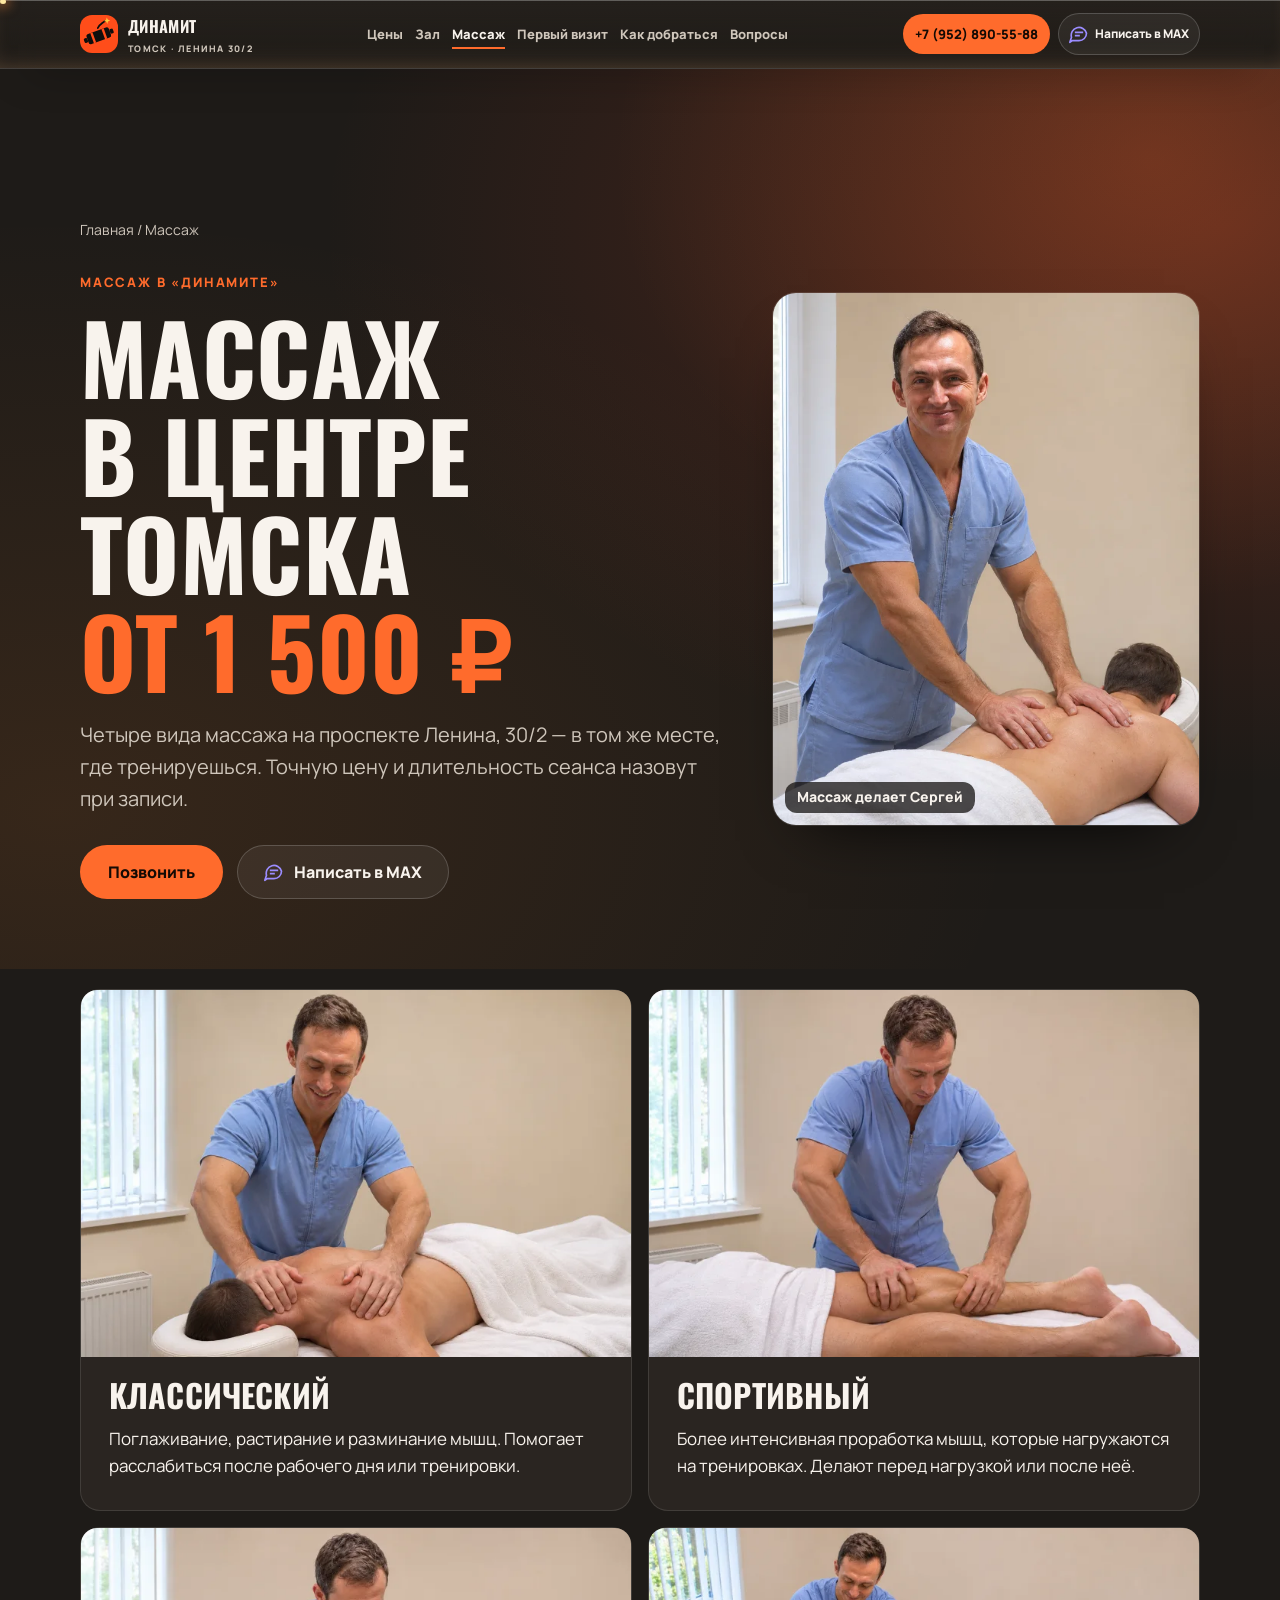
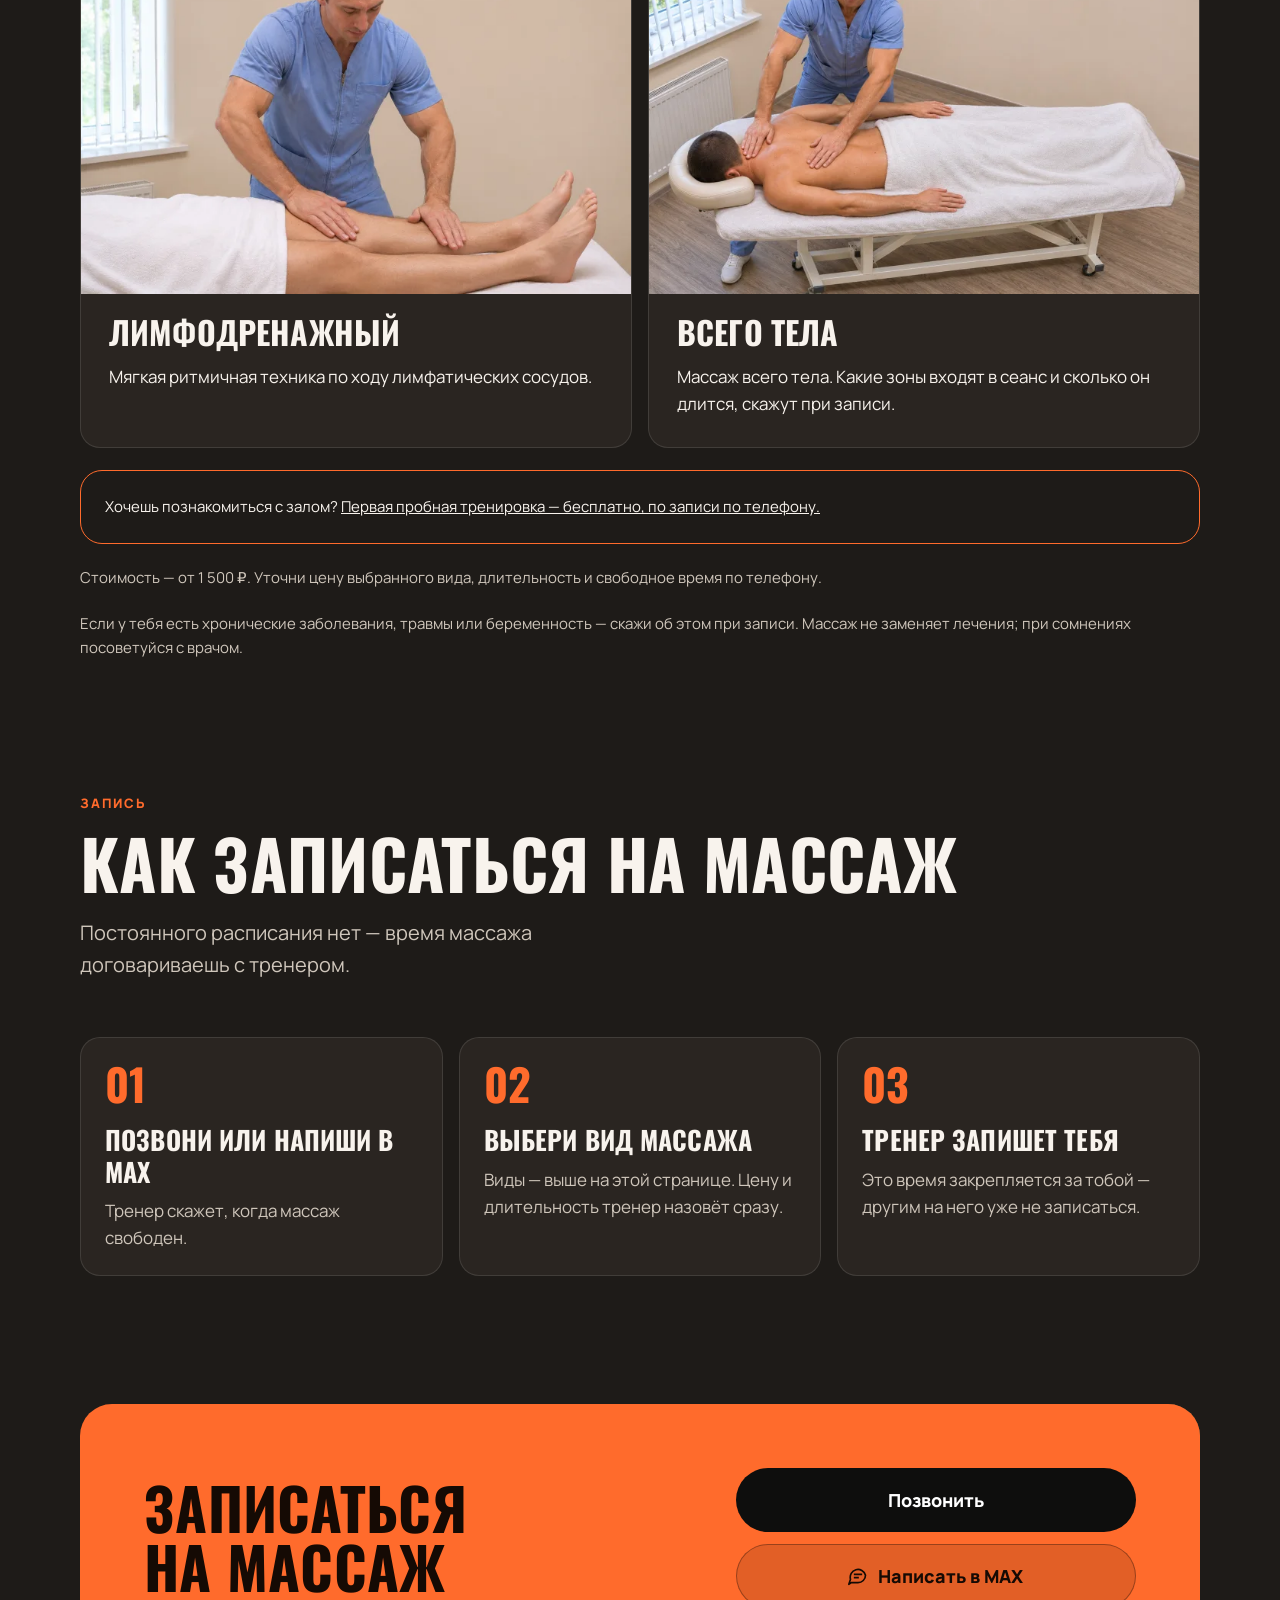
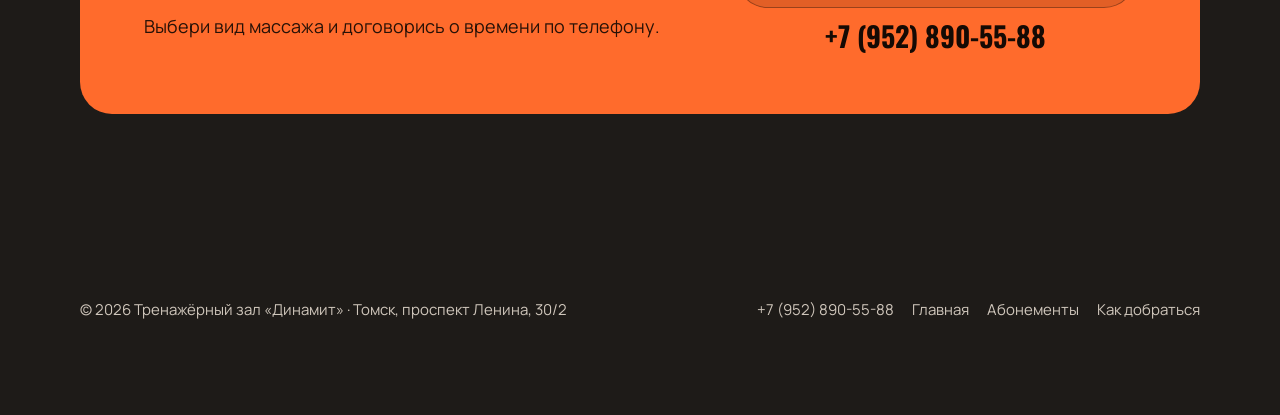
<file: massage.html>
<!doctype html>
<html lang="ru">
<head>
<meta charset="utf-8">
<meta name="viewport" content="width=device-width, initial-scale=1, viewport-fit=cover">
<meta name="format-detection" content="telephone=no">
<link rel="manifest" href="site.webmanifest">
<title>Массаж в Томске — от 1 500 ₽ | «Динамит», Ленина 30/2</title>
<meta name="description" content="Классический, спортивный, лимфодренажный массаж и массаж всего тела в центре Томска, пр. Ленина 30/2. От 1 500 ₽. Запись по телефону +7 (952) 890-55-88.">
<link rel="canonical" href="https://dinamit-gym.github.io/massage.html">
<meta name="theme-color" content="#0e0e0d">
<link rel="icon" href="assets/img/logo.svg" type="image/svg+xml">
<link rel="apple-touch-icon" href="assets/img/apple-touch-icon.png">
<meta property="og:type" content="website">
<meta property="og:site_name" content="Динамит">
<meta property="og:locale" content="ru_RU">
<meta property="og:title" content="Массаж в «Динамите» — от 1 500 ₽, Томск">
<meta property="og:description" content="Классический, спортивный, лимфодренажный массаж и массаж всего тела. Пр. Ленина 30/2.">
<meta property="og:url" content="https://dinamit-gym.github.io/massage.html">
<meta property="og:image" content="https://dinamit-gym.github.io/assets/img/og.jpg">
<meta property="og:image:alt" content="Динамит — тренажёрный зал в Томске, Ленина, 30/2. Запись: +7 (952) 890-55-88.">
<meta property="og:image:width" content="1200">
<meta property="og:image:height" content="630">
<link rel="preload" href="assets/fonts/oswald-cyrillic-700-normal.woff2" as="font" type="font/woff2" crossorigin>
<link rel="stylesheet" href="assets/style.css">
<script type="application/ld+json">
{"@context":"https://schema.org","@type":"BreadcrumbList","itemListElement":[{"@type":"ListItem","position":1,"name":"Главная","item":"https://dinamit-gym.github.io/"},{"@type":"ListItem","position":2,"name":"Массаж","item":"https://dinamit-gym.github.io/massage.html"}]}
</script>
<!-- ЗАПОЛНИТЬ: код счётчика Яндекс Метрики (тот же, что на главной). -->
<script type="application/ld+json">
{"@context":"https://schema.org","@type":"Service","name":"Массаж в «Динамите»","serviceType":["Классический массаж","Спортивный массаж","Лимфодренажный массаж","Массаж всего тела"],"url":"https://dinamit-gym.github.io/massage.html","provider":{"@type":"ExerciseGym","name":"Динамит","telephone":"+7-952-890-55-88","address":{"@type":"PostalAddress","streetAddress":"проспект Ленина, 30/2","addressLocality":"Томск","addressCountry":"RU"}},"offers":{"@type":"Offer","priceSpecification":{"@type":"PriceSpecification","minPrice":"1500","priceCurrency":"RUB"},"description":"От 1 500 ₽. Уточни цену выбранного вида, длительность и свободное время по телефону."}}
</script>
<noscript><style id="no-js-style">@media(max-width:1100px){.header .wrap{height:auto;flex-wrap:wrap;padding-block:12px}.nav{display:flex;position:static;order:4;width:100%;max-height:none;padding:0}.menu-btn{display:none}}.max-copy,.game-stage{display:none}</style></noscript>
</head>
<body>
<svg class="sr-only" aria-hidden="true"><symbol id="max-icon" viewBox="0 0 24 24" fill="none" stroke="currentColor" stroke-width="2" stroke-linejoin="round"><path d="M21 11a9 9 0 0 1-9 9H4l-3 2 2-6a9 9 0 1 1 18-5Z"/><path d="M7 10h10M7 14h6"/></symbol></svg>
<a class="skip" href="#main">К содержимому</a>

<header class="header">
<div class="wrap">
<a class="logo" href="./" aria-label="Динамит — на главную">
<img src="assets/img/logo.svg" width="38" height="38" alt="">
<span><b>ДИНАМИТ</b><small>ТОМСК · ЛЕНИНА 30/2</small></span>
</a>
<button class="menu-btn" aria-expanded="false" aria-controls="nav" aria-label="Меню"><span></span></button>
<nav class="nav" id="nav" aria-label="Разделы">
<a href="./#prices">Цены</a>
<a href="./#photos">Зал</a>
<a href="massage.html" aria-current="page">Массаж</a>
<a href="./#first">Первый визит</a>
<a href="./#where">Как добраться</a>
<a href="./#faq">Вопросы</a>
<a class="nav-call" href="tel:+79528905588">Позвонить · +7 (952) 890-55-88</a><a class="btn btn-max nav-max" href="#max-contact" data-max><svg viewBox="0 0 24 24" aria-hidden="true"><use href="#max-icon"/></svg>Написать в MAX</a>
</nav>
<div class="header-contacts"><a class="header-phone" href="tel:+79528905588">+7 (952) 890-55-88</a><a class="btn btn-max header-max" href="#max-contact" data-max><svg viewBox="0 0 24 24" aria-hidden="true"><use href="#max-icon"/></svg>Написать в MAX</a></div>
</div>
</header>

<main id="main">
<section class="page-hero">
<div class="wrap page-hero-grid">
<div class="page-hero-text">
<nav class="crumbs" aria-label="Навигационная цепочка"><a href="./">Главная</a> / Массаж</nav>
<span class="kicker">Массаж в «Динамите»</span>
<h1><span class="hero-word" style="--word:0">Массаж</span> <span class="hero-word" style="--word:1">в&nbsp;центре</span> <span class="hero-word" style="--word:2">Томска</span> <span class="fire hero-word" style="--word:3">от&nbsp;<span class="counter" data-count="1500" aria-label="1 500"><span aria-hidden="true">1&nbsp;500</span></span>&nbsp;₽</span></h1>
<p class="lead">Четыре вида массажа на проспекте Ленина, 30/2 — в том же месте, где тренируешься. Точную цену и длительность сеанса назовут при записи.</p>
<div class="hero-actions">
<a class="btn btn-fire" href="tel:+79528905588">Позвонить</a>
<a class="btn btn-max " href="#max-contact" data-max><svg viewBox="0 0 24 24" aria-hidden="true"><use href="#max-icon"/></svg>Написать в MAX</a>
</div>
</div>
<figure class="massage-photo"><img src="assets/img/sergey-massage-720.webp" width="720" height="900" alt="Массажист Сергей делает массаж спины клиенту" decoding="async" fetchpriority="high"><figcaption>Массаж делает Сергей</figcaption></figure>
</div>
</section>

<section class="section" style="padding-top:20px" aria-label="Виды массажа">
<div class="wrap">
<div class="types">
<article class="type reveal">
<figure class="type-photo"><img src="assets/img/massage-classic-720.webp" width="720" height="480" alt="Сергей делает классический массаж: разминает плечи и шею" loading="lazy" decoding="async"></figure>
<h2>Классический</h2>
<p>Поглаживание, растирание и разминание мышц. Помогает расслабиться после рабочего дня или тренировки.</p>
</article>
<article class="type reveal">
<figure class="type-photo"><img src="assets/img/massage-sport-720.webp" width="720" height="480" alt="Сергей делает спортивный массаж: прорабатывает икроножную мышцу" loading="lazy" decoding="async"></figure>
<h2>Спортивный</h2>
<p>Более интенсивная проработка мышц, которые нагружаются на тренировках. Делают перед нагрузкой или после неё.</p>
</article>
<article class="type reveal">
<figure class="type-photo"><img src="assets/img/massage-lymph-720.webp" width="720" height="480" alt="Сергей делает лимфодренажный массаж ног лёгкими движениями ладоней" loading="lazy" decoding="async"></figure>
<h2>Лимфодренажный</h2>
<p>Мягкая ритмичная техника по ходу лимфатических сосудов.</p>
</article>
<article class="type reveal">
<figure class="type-photo"><img src="assets/img/massage-fullbody-720.webp" width="720" height="480" alt="Сергей делает массаж всего тела: ведёт ладонями по спине" loading="lazy" decoding="async"></figure>
<h2>Всего тела</h2>
<p>Массаж всего тела. Какие зоны входят в сеанс и сколько он длится, скажут при записи.</p>
</article>
</div>
<p class="note trial-note">Хочешь познакомиться с залом? <a href="./#trial">Первая пробная тренировка — бесплатно, по записи по телефону.</a></p>
<p class="note">Стоимость — от 1&nbsp;500&nbsp;₽. Уточни цену выбранного вида, длительность и свободное время по телефону.</p>
<p class="note">Если у тебя есть хронические заболевания, травмы или беременность — скажи об этом при записи. Массаж не заменяет лечения; при сомнениях посоветуйся с врачом.</p>
</div>
</section>

<section class="section" style="padding-top:0" aria-labelledby="book-title">
<div class="wrap">
<div class="section-head reveal"><div><span class="kicker">Запись</span><h2 id="book-title">Как записаться на&nbsp;массаж</h2></div><p class="lead">Постоянного расписания нет — время массажа договариваешь с тренером.</p></div>
<div class="steps">
<div class="step reveal"><h3>Позвони или напиши в MAX</h3><p>Тренер скажет, когда массаж свободен.</p></div>
<div class="step reveal"><h3>Выбери вид массажа</h3><p>Виды — выше на этой странице. Цену и длительность тренер назовёт сразу.</p></div>
<div class="step reveal"><h3>Тренер запишет тебя</h3><p>Это время закрепляется за тобой — другим на него уже не записаться.</p></div>
</div>
<div class="busy" id="busy" hidden>
<h3>Уже занято</h3>
<ul class="busy-list"></ul>
<p class="busy-note">Остальное время уточни у тренера — позвони или напиши в MAX.<span class="busy-updated"></span></p>
</div>
</div>
</section>

<section class="section" style="padding-top:0" aria-labelledby="cta-title">
<div class="wrap">
<div class="cta reveal">
<div>
<h2 id="cta-title">Записаться на&nbsp;массаж</h2>
<p>Выбери вид массажа и договорись о времени по телефону.</p>
</div>
<div>
<a class="btn" href="tel:+79528905588">Позвонить</a>
<a class="btn btn-max " href="#max-contact" data-max><svg viewBox="0 0 24 24" aria-hidden="true"><use href="#max-icon"/></svg>Написать в MAX</a>
<a class="cta-phone" href="tel:+79528905588">+7 (952) 890-55-88</a>
</div>
</div>
</div>
</section>
</main>

<footer class="footer">
<div class="wrap">
<div>© 2026 Тренажёрный зал «Динамит» · Томск, проспект Ленина, 30/2</div>
<div class="footer-links">
<a href="tel:+79528905588">+7 (952) 890-55-88</a>
<a href="./">Главная</a>
<a href="./#prices">Абонементы</a>
<a href="./#where">Как добраться</a>
</div>
</div>
</footer>

<div class="dock"><a class="btn btn-fire" href="tel:+79528905588">Позвонить</a><a class="btn btn-max " href="#max-contact" data-max><svg viewBox="0 0 24 24" aria-hidden="true"><use href="#max-icon"/></svg>Написать в MAX</a></div>
<script src="assets/app.js" defer></script>
<script src="assets/effects.js" defer></script>
<script src="assets/busy.js" defer></script>

<dialog class="call-dialog max-dialog" id="max-contact" aria-labelledby="max-title">
<h2 class="call-kicker" id="max-title">Найди в MAX по номеру</h2>
<p class="call-number">+7 (952) 890-55-88</p>
<p class="call-hint">Открой MAX → «Контакты» → «+» → «Найти по номеру». Напиши тренеру и договорись о времени.</p>
<div class="call-actions"><button type="button" class="btn btn-fire max-copy">Скопировать номер</button><a class="btn btn-max" href="https://max.ru/" target="_blank" rel="noopener">Открыть MAX</a><a class="btn btn-ghost max-close" href="#main">Закрыть</a></div>
<p class="copy-status sr-only" role="status"></p>
</dialog>
</body>
</html>
</file>
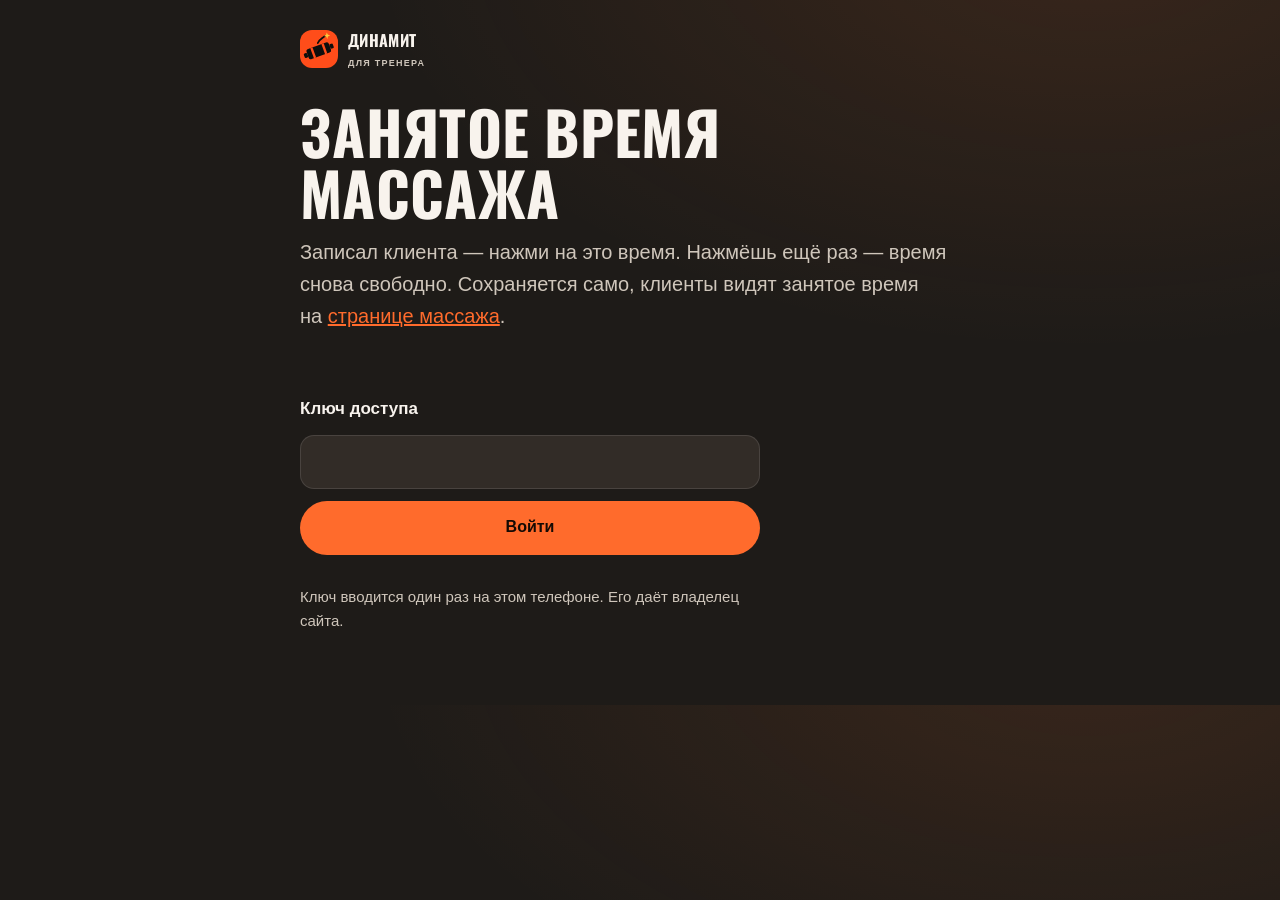
<file: trener.html>
<!doctype html>
<html lang="ru">
<head>
<meta charset="utf-8">
<meta name="viewport" content="width=device-width, initial-scale=1, viewport-fit=cover">
<meta name="format-detection" content="telephone=no">
<meta name="robots" content="noindex, nofollow">
<meta name="referrer" content="no-referrer">
<link rel="manifest" href="site.webmanifest">
<title>Занятое время массажа — для тренера «Динамита»</title>
<meta name="description" content="Страница тренера: отметить, какое время массажа уже занято. Клиенты видят это на странице массажа.">
<meta name="theme-color" content="#1e1b18">
<link rel="icon" href="assets/img/logo.svg" type="image/svg+xml">
<link rel="apple-touch-icon" href="assets/img/apple-touch-icon.png">
<meta property="og:title" content="Занятое время массажа — для тренера">
<meta property="og:description" content="Отметить занятое время массажа в «Динамите».">
<meta property="og:image:alt" content="Динамит — тренажёрный зал в Томске">
<link rel="preload" href="assets/fonts/oswald-cyrillic-700-normal.woff2" as="font" type="font/woff2" crossorigin>
<link rel="preload" href="assets/fonts/oswald-latin-700-normal.woff2" as="font" type="font/woff2" crossorigin>
<link rel="stylesheet" href="assets/style.css">
<style>
.trainer [hidden] { display: none; }
@media screen {
.trainer { max-width: 760px; padding-block: 28px 72px; }
.trainer .logo { display: inline-flex; margin-bottom: 30px; }
.trainer h1 { font-size: clamp(34px, 7vw, 60px); line-height: 1.02; }
.trainer .lead { margin-top: 14px; }
.trainer .lead a { color: var(--fire); }
.trainer-status { min-height: 1.6em; margin-top: 18px; font-weight: 700; color: var(--muted); }
.trainer-status[data-tone="ok"] { color: #8fd694; }
.trainer-status[data-tone="error"] { color: #ff9a7a; }
.trainer-login { display: grid; gap: 12px; max-width: 460px; margin-top: 18px; }
.trainer-login label { font-weight: 700; }
.trainer-login input { min-height: 54px; padding: 0 18px; border: 1px solid var(--line); border-radius: 14px; background: var(--surface-2); color: var(--text); font: 600 17px var(--body); }
.trainer-error { color: #ff9a7a; font-weight: 700; }
.trainer-error:empty { display: none; }
.trainer-days { display: flex; gap: 8px; margin: 18px calc(-1 * var(--gutter)) 0; padding: 4px var(--gutter) 10px; overflow-x: auto; scrollbar-width: thin; }
.trainer-days button { flex: none; width: 72px; padding: 10px 4px 8px; border: 1px solid var(--line); border-radius: 16px; background: var(--surface); color: var(--text); font: 700 13px/1.2 var(--body); text-align: center; cursor: pointer; }
.trainer-days button[aria-pressed="true"] { border-color: var(--fire); box-shadow: inset 0 0 0 1px var(--fire); }
.trainer-days small { display: block; color: var(--muted); font-size: 12px; }
.trainer-days b { display: block; margin-top: 2px; font: 700 26px/1.1 var(--display); }
.trainer-days i { display: block; min-height: 1.2em; margin-top: 2px; color: var(--fire); font-style: normal; font-size: 11px; }
.trainer-day-title { margin-top: 18px; font-size: clamp(24px, 4vw, 34px); }
.trainer-slots { display: grid; grid-template-columns: repeat(4, 1fr); gap: 8px; margin-top: 14px; }
.trainer-slots button { min-height: 54px; border: 1px solid var(--line); border-radius: 14px; background: var(--surface); color: var(--text); font: 700 17px var(--body); font-variant-numeric: tabular-nums; cursor: pointer; transition: transform .15s ease; }
.trainer-slots button[aria-pressed="true"] { border-color: var(--fire); background: var(--fire); color: #1a0d05; }
.trainer-slots button[aria-pressed="true"]::after { content: 'занято'; display: block; font-size: 11px; line-height: 1.1; }
.trainer-slots button:disabled { opacity: .35; cursor: default; }
.trainer-slots button:active:not(:disabled) { transform: scale(.96); }
.trainer-actions { display: flex; flex-wrap: wrap; gap: 10px; margin-top: 22px; }
.trainer .note { margin-top: 18px; }
.trainer-link { padding: 0; border: 0; background: none; color: var(--muted); font: inherit; text-decoration: underline; cursor: pointer; }
}
@media screen and (min-width: 560px) { .trainer-slots { grid-template-columns: repeat(6, 1fr); } }
</style>
</head>
<body class="trainer-page">
<main id="main">
<div class="wrap trainer">
<a class="logo" href="./" aria-label="Динамит — на главную">
<img src="assets/img/logo.svg" width="38" height="38" alt="">
<span><b>ДИНАМИТ</b><small>ДЛЯ ТРЕНЕРА</small></span>
</a>
<h1>Занятое время массажа</h1>
<p class="lead">Записал клиента — нажми на это время. Нажмёшь ещё раз — время снова свободно. Сохраняется само, клиенты видят занятое время на&nbsp;<a href="massage.html#busy">странице массажа</a>.</p>
<p class="trainer-status" role="status" aria-live="polite"></p>

<form class="trainer-login" id="login" hidden>
<label for="key">Ключ доступа</label>
<input id="key" type="password" autocomplete="off" autocapitalize="off" spellcheck="false" required>
<button class="btn btn-fire" type="submit">Войти</button>
<p class="trainer-error" role="alert"></p>
<p class="note">Ключ вводится один раз на этом телефоне. Его даёт владелец сайта.</p>
</form>

<section class="trainer-app" id="app" aria-labelledby="day-title" hidden>
<div class="trainer-days" aria-label="День"></div>
<h2 class="trainer-day-title" id="day-title"></h2>
<div class="trainer-slots" role="group" aria-labelledby="day-title"></div>
<div class="trainer-actions">
<a class="btn btn-ghost" href="massage.html#busy">Как видят клиенты</a>
<button class="btn btn-ghost" type="button" id="clear-day">Очистить этот день</button>
</div>
<p class="note">Видно на 14 дней вперёд, время — томское. Прошедшие дни сайт убирает сам. <button class="trainer-link" type="button" id="logout">Выйти на этом телефоне</button></p>
</section>
<noscript><p class="note">Для этой страницы нужен JavaScript.</p></noscript>
</div>
</main>
<script src="assets/trener.js" defer></script>
</body>
</html>
</file>
<file: assets/style.css>
@font-face{font-family:Oswald;font-weight:700;font-display:optional;src:url(fonts/oswald-cyrillic-700-normal.woff2) format('woff2');unicode-range:U+0301,U+0400-045F,U+0490-0491,U+04B0-04B1,U+2116}@font-face{font-family:Oswald;font-weight:700;font-display:optional;src:url(fonts/oswald-latin-700-normal.woff2) format('woff2');unicode-range:U+0000-00FF,U+2000-206F,U+20AC,U+20BD,U+2212}@font-face{font-family:Manrope;font-weight:400;font-display:optional;src:url(fonts/manrope-cyrillic-400-normal.woff2) format('woff2');unicode-range:U+0301,U+0400-045F,U+0490-0491,U+04B0-04B1,U+2116}@font-face{font-family:Manrope;font-weight:800;font-display:optional;src:url(fonts/manrope-cyrillic-800-normal.woff2) format('woff2');unicode-range:U+0301,U+0400-045F,U+0490-0491,U+04B0-04B1,U+2116}@font-face{font-family:Manrope;font-weight:400;font-display:optional;src:url(fonts/manrope-latin-400-normal.woff2) format('woff2');unicode-range:U+0000-00FF,U+2000-206F,U+20AC,U+20BD,U+2212}@font-face{font-family:Manrope;font-weight:800;font-display:optional;src:url(fonts/manrope-latin-800-normal.woff2) format('woff2');unicode-range:U+0000-00FF,U+2000-206F,U+20AC,U+20BD,U+2212}:root{--bg:#0e0e0d;--surface:#1d1714;--surface-2:#281d18;--line:#544035;--text:#fff5e9;--muted:#c6bcb1;--fire:#ff8b3d;--fire-2:#ff593f;--spark:#ffe074;--rose:#ff87b0;--display:Oswald,Impact,'Arial Narrow',sans-serif;--body:Manrope,'Segoe UI',Roboto,Arial,sans-serif;--wrap:1200px;--gutter:clamp(16px,4vw,40px);--radius:14px}*,*::before,*::after{box-sizing:border-box}html{scroll-behavior:smooth;scroll-padding-top:80px;-webkit-text-size-adjust:100%}@media (prefers-reduced-motion:reduce){html{scroll-behavior:auto}*,*::before,*::after{animation:none !important;transition:none !important}}body{margin:0;background:var(--bg);color:var(--text);font:400 17px/1.6 var(--body)}body.scroll-locked{position:fixed;width:100%;overflow:hidden}img{max-width:100%;height:auto;display:block}a{color:inherit}a[href^="tel:"]:not(.btn){white-space:nowrap}h1,h2,h3{font-family:var(--display);font-weight:800;line-height:1.02;margin:0;text-transform:uppercase;letter-spacing:.005em}h2{font-size:clamp(32px,6vw,68px)}h3{font-size:clamp(20px,2.3vw,26px);line-height:1.2}p{margin:0}h1,h2,h3,p,b{overflow-wrap:normal;word-break:normal;hyphens:none}.wrap{max-width:var(--wrap);margin:0 auto;padding:0 var(--gutter)}.sr-only{position:absolute;width:1px;height:1px;overflow:hidden;clip:rect(0 0 0 0);white-space:nowrap}.skip{position:absolute;left:12px;top:-60px;background:var(--fire);color:var(--bg);padding:10px 14px;border-radius:8px;z-index:100}.skip:focus{top:12px}:focus-visible{outline:3px solid var(--spark);outline-offset:3px}.fire{color:var(--fire)}.kicker{display:inline-flex;align-items:center;gap:10px;font:800 13px/1.3 var(--body);letter-spacing:.12em;text-transform:uppercase;color:var(--spark);margin-bottom:18px;padding:8px 12px;border:1px solid #a44c29;border-radius:6px;background:#341b13}.kicker::before{content:'';width:7px;height:7px;flex:none;background:var(--fire);transform:rotate(45deg)}.lead{font-size:clamp(17px,1.6vw,20px);color:var(--muted);max-width:60ch}.btn{position:relative;isolation:isolate;overflow:hidden;display:inline-flex;align-items:center;justify-content:center;gap:10px;min-height:54px;padding:14px 26px;border-radius:999px;font:800 16px/1.3 var(--body);text-align:center;text-decoration:none;border:2px solid transparent;cursor:pointer;transition:transform .2s ease}.btn:active{transform:scale(.97)}.btn-fire{background:linear-gradient(115deg,var(--fire-2),var(--fire),#ffad42);color:var(--bg);box-shadow:0 10px 30px -10px rgba(255,77,26,.7)}.btn::after{content:'';position:absolute;inset:0;border-radius:inherit;z-index:-1;pointer-events:none;opacity:0;background:rgba(243,239,231,.09);transition:opacity .25s ease}.btn-fire::after{background:linear-gradient(105deg,transparent 30%,rgba(255,255,255,.4) 50%,transparent 70%);transform:translateX(-140%) skewX(-15deg);opacity:1;transition:transform .65s ease}.btn-ghost{border-color:rgba(243,239,231,.35);color:var(--text);background:rgba(14,14,13,.35)}.btn-ghost:focus-visible::after{opacity:1}@media (hover:hover){.btn:hover{transform:translateY(-2px)}.btn:active{transform:scale(.97)}.btn-fire:hover{animation:none;box-shadow:0 0 26px rgba(255,77,26,.45)}.btn-fire:hover::after{transform:translateX(140%) skewX(-15deg)}.btn-ghost:hover{box-shadow:inset 0 0 0 1px var(--text)}.btn-ghost:hover::after{opacity:1}}.btn svg{width:20px;height:20px;flex:none}.header{position:sticky;top:0;z-index:50;background:rgba(14,14,13,.96);backdrop-filter:blur(12px);-webkit-backdrop-filter:blur(12px);border-bottom:2px solid var(--fire-2)}.header .wrap{display:flex;align-items:center;gap:16px;height:68px}.header::before{content:'';position:absolute;inset:0;background:var(--bg);opacity:0;z-index:-1;transition:opacity .25s ease}.header.scrolled{box-shadow:0 6px 24px rgba(0,0,0,.35)}.header.scrolled::before{opacity:.96}.header .logo,.header-phone,.header .nav{transition:transform .25s ease}.header.scrolled .logo{transform:translateY(-3px) scale(.94);transform-origin:left center}.header.scrolled .header-phone{transform:translateY(-3px) scale(.96)}.logo{display:flex;align-items:center;gap:10px;text-decoration:none;flex:none}.logo img{width:38px;height:38px;border-radius:9px}.logo b{font:800 19px/1 var(--display);letter-spacing:.02em}.logo small{display:block;font:800 10px/1.3 var(--body);letter-spacing:.14em;color:var(--muted);margin-top:3px}.nav{display:flex;gap:22px;margin-left:auto}.nav .nav-call{display:none}.nav a{position:relative;text-decoration:none;font-weight:800;font-size:15px;color:var(--muted)}.nav a::after{content:'';position:absolute;left:0;right:0;bottom:-5px;height:2px;background:var(--fire);transform:scaleX(0);transform-origin:left;transition:transform .25s ease}.nav a:hover::after,.nav a:focus-visible::after,.nav a[aria-current]::after{transform:scaleX(1)}.nav a:hover,.nav a[aria-current]{color:var(--text)}.header-phone{font-weight:800;text-decoration:none;white-space:nowrap;padding:10px 12px;border-radius:999px;background:var(--fire);color:var(--bg);font-size:13px}.menu-btn{display:none;margin-left:auto;width:46px;height:46px;border:1px solid var(--line);border-radius:12px;background:transparent;color:var(--text);cursor:pointer}.menu-btn span,.menu-btn span::before,.menu-btn span::after{display:block;width:20px;height:2px;background:currentColor;margin:0 auto;position:relative;content:'';transition:transform .2s}.menu-btn span::before{position:absolute;top:-6px}.menu-btn span::after{position:absolute;top:6px}.menu-btn[aria-expanded="true"] span{background:transparent}.menu-btn[aria-expanded="true"] span::before{transform:translateY(6px) rotate(45deg)}.menu-btn[aria-expanded="true"] span::after{transform:translateY(-6px) rotate(-45deg)}@media (max-width:1100px){.menu-btn{display:block}.header-phone{display:inline-flex}.nav{display:none;position:absolute;left:0;right:0;top:68px;flex-direction:column;gap:0;background:var(--bg);border-bottom:1px solid var(--line);padding:8px var(--gutter) 20px}.nav.open{display:flex}.nav{max-height:calc(100dvh - 68px);overflow-y:auto;overscroll-behavior:contain}.nav a::after{bottom:7px}.nav a{padding:14px 0;font-size:18px;border-bottom:1px solid var(--line);color:var(--text)}}@media (min-width:761px) and (max-width:1100px){.menu-btn{order:3;margin-left:0}.header-phone{margin-left:auto}}@media (max-width:760px){.header-phone{display:none}}@media (max-width:1100px){.nav .nav-call{display:block;color:var(--spark)}}.hero{position:relative;min-height:min(92vh,860px);display:flex;align-items:flex-end;overflow:hidden;isolation:isolate}.hero-photo{position:absolute;inset:0;z-index:-2}.hero-photo img{width:100%;height:100%;object-fit:cover;object-position:50% 60%}.hero::before{content:'';position:absolute;inset:0;z-index:-1;background:radial-gradient(65% 85% at 100% 10%,rgba(214,38,40,.5),transparent 80%),linear-gradient(180deg,rgba(14,14,13,.88),rgba(14,14,13,.86) 55%,var(--bg))}.hero .wrap{width:100%;padding-top:80px;padding-bottom:56px}.hero h1{font-size:clamp(42px,7.4vw,92px);max-width:20ch;text-shadow:0 4px 40px rgba(0,0,0,.5)}.hero h1 em{display:block;font-style:normal;color:var(--spark)}.hero .lead{color:#ddd6ca;margin-top:22px}.hero-actions{display:flex;flex-wrap:wrap;gap:14px;margin-top:30px}.hero-facts{display:grid;grid-template-columns:repeat(4,1fr);gap:1px;margin-top:48px;background:var(--line);border:1px solid var(--line);border-radius:var(--radius);overflow:hidden}.hero-facts div{background:linear-gradient(120deg,#442017,#211713);padding:18px 20px;border-top:3px solid var(--fire-2)}.hero-facts b{display:block;font:800 clamp(18px,2vw,24px)/1.1 var(--display)}.hero-facts>div>span{font-size:14px;color:var(--muted)}@media (max-width:760px){.hero{min-height:0}.hero .wrap{padding-top:32px;padding-bottom:36px}.hero .kicker{font-size:11px;letter-spacing:.1em;line-height:1.4;margin-bottom:14px}.hero h1{font-size:clamp(40px,12vw,66px)}.hero .lead{margin-top:16px}.hero-actions{margin-top:22px;gap:10px}.hero-facts{grid-template-columns:1fr 1fr;margin-top:28px}.hero-facts div{padding:16px 12px}.hero-actions .btn{flex:1 1 100%}}.section{padding:clamp(72px,10vw,128px) 0}.section-head{display:flex;flex-wrap:wrap;align-items:flex-end;justify-content:space-between;gap:20px 40px;margin-bottom:clamp(32px,5vw,56px);padding-left:18px;border-left:4px solid var(--fire-2)}.section-head .lead{max-width:46ch}.section-head>div{min-width:0;max-width:100%}.alt{background:radial-gradient(ellipse at 100% 0,#3c1e17,transparent 65%),var(--surface)}.ticker{background:linear-gradient(110deg,#ff593f,#ff9835 55%,var(--spark));color:var(--bg);border-block:2px solid #0e0e0d;position:relative}.ticker div{display:flex;flex-wrap:wrap;align-items:center;justify-content:center;gap:10px 28px;max-width:var(--wrap);margin:auto;padding:20px var(--gutter);font:800 14px/1.5 var(--body);text-transform:uppercase}.ticker span{display:flex;align-items:center;gap:10px}.ticker span::before{content:'✦'}@media (max-width:560px){.ticker div{display:grid;justify-content:start;gap:8px;padding-block:22px}}.hero-facts>div:nth-child(2),.feature:nth-child(2),.type:nth-child(2),.massage-list>div:nth-child(2){--accent:var(--spark)}.hero-facts>div:nth-child(3),.feature:nth-child(3),.type:nth-child(3),.massage-list>div:nth-child(3){--accent:var(--rose)}.hero-facts>div:nth-child(4),.feature:nth-child(4),.type:nth-child(4),.massage-list>div:nth-child(4){--accent:#ff9c73}.hero-facts>div{border-top-color:var(--accent,var(--fire));background:linear-gradient(125deg,#4c1923,#211713)}.hero-facts b{color:var(--accent,var(--fire))}.features{display:grid;grid-template-columns:repeat(4,1fr);gap:16px}.feature{background:linear-gradient(145deg,#3d2118,var(--surface) 65%);border:1px solid #805041;border-top:4px solid var(--accent,var(--fire));border-radius:var(--radius);padding:28px 24px;display:flex;flex-direction:column;gap:12px}.feature svg{width:60px;height:60px;padding:8px;color:var(--accent,var(--fire));margin-bottom:8px;background:#351b20;border:1px solid var(--accent,var(--fire));border-radius:12px}.feature p{color:var(--muted);font-size:16px}@media (max-width:960px){.features{grid-template-columns:1fr 1fr}}@media (max-width:560px){.features{grid-template-columns:1fr}}#prices{background:radial-gradient(ellipse at 0 0,#7a231b,transparent 70%),linear-gradient(120deg,#331325,#492010)}.prices{display:grid;grid-template-columns:1fr 1fr 1fr;gap:16px;align-items:stretch}.price{position:relative;background:linear-gradient(145deg,#492218,var(--surface-2) 65%);border:1px solid #b6532c;border-top:4px solid var(--fire);border-radius:20px;padding:32px 28px;display:flex;flex-direction:column;gap:14px}.price .label{font:800 13px/1 var(--body);letter-spacing:.14em;text-transform:uppercase;color:var(--muted)}.price .num{font:800 clamp(44px,5vw,64px)/1 var(--display)}.price .num small{font-size:.32em;margin-left:6px;color:var(--muted);text-transform:lowercase}.price .cost{font:800 28px/1 var(--display);color:var(--spark)}.price .per{color:var(--muted);font-size:15px}.price .btn{margin-top:auto}.price.best{border:2px solid var(--fire);background:linear-gradient(135deg,#ff593f,#ff9c35 55%,#ffe074);color:#21120b}.price.best .label,.price.best .num small,.price.best .per,.price.best .cost{color:#32170e}.price.best .btn{background:#21120b;color:#fff5e9}.price.best .badge{background:#21120b;color:var(--spark);border:1px solid var(--fire)}.price.best:focus-visible{outline-color:#21120b}.badge{position:absolute;top:-14px;left:24px;background:var(--fire);color:var(--bg);font:800 12px/1 var(--body);letter-spacing:.1em;text-transform:uppercase;padding:8px 12px;border-radius:999px}.price.friend{background:linear-gradient(135deg,#ffe074,#ffc13d);color:#17140c;border:0}.price.friend .label,.price.friend .per{color:#4a3f1c}.price.friend .num small{color:#4a3f1c}.price.friend:focus-visible{outline-color:var(--bg)}.price.friend .cost{color:#17140c}.price.friend .btn{background:#17140c;color:var(--spark)}.note{margin-top:22px;color:var(--muted);font-size:15px}@media (max-width:960px){.prices{grid-template-columns:1fr}}.gallery{display:grid;grid-template-columns:1.6fr 1fr;grid-template-rows:auto auto;gap:16px}.gallery figure{margin:0;position:relative;border-radius:var(--radius);overflow:hidden;background:var(--surface-2)}.gallery figure:first-child{grid-row:span 2}.gallery button{display:block;cursor:zoom-in;width:100%;height:100%;padding:0;border:0;background:transparent}.gallery button:focus-visible{outline-offset:-5px}.gallery img{width:100%;height:100%;object-fit:cover;aspect-ratio:4 / 3;transition:transform .4s}.gallery button:hover img{transform:scale(1.03)}.gallery figcaption{position:absolute;left:0;right:0;bottom:0;padding:40px 18px 14px;background:linear-gradient(transparent,rgba(0,0,0,.78));font-weight:800;font-size:15px;pointer-events:none}@media (max-width:760px){.gallery{grid-template-columns:1fr}.gallery figure:first-child{grid-row:auto}}.lightbox{border:0;padding:64px 10px 16px;background:#0e0e0d;color:var(--text);width:min(96vw,1400px);max-height:96dvh;border-radius:14px}.lightbox::backdrop{background:rgba(0,0,0,.9)}.lightbox img{height:min(48dvh,700px);width:100%;object-fit:contain;margin:0 auto;border-radius:10px;touch-action:pan-y pinch-zoom}.lightbox p{color:#ddd;text-align:center;margin-top:10px}.lightbox button{width:48px;height:48px;border-radius:50%;border:1px solid var(--muted);background:var(--surface-2);color:var(--text);font-size:26px;cursor:pointer}.lightbox .lightbox-close{position:absolute;top:8px;right:10px}.lightbox-controls{display:flex;align-items:center;justify-content:center;gap:24px;margin-top:12px}.lightbox-count{min-width:48px;text-align:center}body:has(.lightbox[open]) .dock{visibility:hidden}.lightbox-book{display:flex;width:max-content;margin:12px auto 0}.massage{display:grid;grid-template-columns:minmax(0,1fr) minmax(0,1.15fr);gap:clamp(32px,5vw,64px);align-items:center}.massage h2{font-size:clamp(32px,5vw,60px)}.massage-list{display:grid;grid-template-columns:repeat(auto-fit,minmax(min(100%,260px),1fr));gap:12px}.massage-list div{border:1px solid #a44c29;border-top:3px solid var(--accent,var(--fire));border-radius:var(--radius);padding:22px 20px;background:linear-gradient(140deg,#3d2118,var(--bg));min-width:0}.massage-list b{display:block;font:800 14px/1.25 var(--display);text-transform:uppercase;margin-bottom:0;color:var(--accent,var(--fire))}.massage-list span{display:block;margin-top:8px;font-size:15px;line-height:1.45;color:var(--muted)}.big-price{white-space:nowrap;font:800 clamp(44px,5.6vw,80px)/1 var(--display);color:var(--fire);margin:18px 0 8px}@media (max-width:860px){.massage{grid-template-columns:1fr}}.steps{display:grid;grid-template-columns:repeat(3,1fr);gap:16px;counter-reset:step}.step{--accent:var(--fire);border:1px solid #71332a;border-top:4px solid var(--accent);border-radius:var(--radius);padding:24px;background:linear-gradient(145deg,#3c1b19,var(--surface));min-width:0}.step:nth-child(2){--accent:var(--spark)}.step:nth-child(3){--accent:var(--rose)}.step::before{counter-increment:step;content:'0' counter(step);display:block;font:800 44px/1 var(--display);color:var(--accent);margin-bottom:18px}.step p{color:var(--muted);margin-top:10px}@media (max-width:760px){.steps{grid-template-columns:1fr}}.where{display:grid;grid-template-columns:1fr 1.3fr;gap:24px;align-items:stretch}.where-info{display:flex;flex-direction:column;gap:20px}.address{font:800 clamp(26px,3.4vw,40px)/1.1 var(--display);text-transform:uppercase}.near{display:grid;gap:10px}.near div{display:flex;justify-content:space-between;gap:12px;padding:14px 0;border-bottom:1px solid var(--line)}.near span{color:var(--muted)}.where-actions{display:flex;flex-wrap:wrap;gap:12px;margin-top:auto}.map{position:relative;border-radius:20px;overflow:hidden;min-height:380px;background:#1d1c19 url(img/map.svg) center / cover no-repeat;border:1px solid var(--line)}.map iframe{position:absolute;inset:0;width:100%;height:100%;border:0}.map-load{position:absolute;inset:0;display:flex;flex-direction:column;align-items:center;justify-content:center;gap:12px;text-align:center;padding:20px}.map-load small{color:var(--muted)}@media (max-width:860px){.where{grid-template-columns:1fr}.map{min-height:320px}}.faq{max-width:860px}.faq details{border-bottom:1px solid var(--line)}.faq details[open]{border-bottom-color:var(--fire);background:#291a14}.faq summary{list-style:none;cursor:pointer;padding:22px 48px 22px 0;position:relative;font:800 clamp(17px,2vw,20px)/1.35 var(--body)}.faq summary::-webkit-details-marker{display:none}.faq summary::after{content:'+';position:absolute;right:4px;top:16px;font:400 30px/1 var(--body);color:var(--fire);transition:transform .2s}.faq details[open] summary::after{transform:rotate(45deg)}.faq details p{padding:0 0 22px;color:var(--muted);max-width:70ch}.cta{position:relative;overflow:hidden;background:linear-gradient(120deg,#ff593f,#ff9835 60%,var(--spark));color:var(--bg);border-radius:28px;padding:clamp(24px,5vw,64px);display:grid;grid-template-columns:minmax(0,1.4fr) minmax(0,1fr);gap:32px;align-items:center}.cta h2{font-size:clamp(30px,4.8vw,58px)}.cta-offer{display:inline-block}.cta p{margin-top:16px;font-size:18px;opacity:.92}.cta .btn{background:#0e0e0d;color:#fff;width:100%;min-height:64px;font-size:18px}.cta-phone{display:block;text-align:center;margin-top:14px;font:800 clamp(20px,2.4vw,28px)/1 var(--display);text-decoration:none}.cta:focus-visible{outline-color:var(--bg)}.cta svg.cta-art{position:absolute;right:-40px;top:-40px;width:260px;opacity:.14;pointer-events:none}@media (max-width:860px){.cta{grid-template-columns:1fr}}.footer{padding:56px 0 120px;color:var(--muted);font-size:15px}.footer .wrap{display:flex;flex-wrap:wrap;justify-content:space-between;gap:24px}.footer a{text-decoration:none}.footer a:hover{color:var(--text)}.footer-links{display:flex;flex-wrap:wrap;gap:18px}.dock{display:none}@media (max-width:760px){.dock{display:grid;grid-template-columns:minmax(0,1fr) auto;gap:8px;position:fixed;left:10px;right:10px;bottom:max(10px,env(safe-area-inset-bottom));z-index:40;padding:8px;background:rgba(24,24,22,.96);backdrop-filter:blur(10px);-webkit-backdrop-filter:blur(10px);border:1px solid var(--fire);border-radius:28px;box-shadow:0 10px 40px rgba(0,0,0,.5)}.dock .btn{min-height:50px;padding:10px 16px;font-size:15px;white-space:nowrap}.footer{padding-bottom:calc(132px + env(safe-area-inset-bottom))}html{scroll-padding-bottom:calc(110px + env(safe-area-inset-bottom))}.menu-open .dock{visibility:hidden}}.page-hero{padding:clamp(80px,12vw,150px) 0 clamp(40px,6vw,70px);background:radial-gradient(70% 90% at 100% 0%,#552418,transparent 75%)}.page-hero h1{font-size:clamp(38px,8vw,96px);max-width:18ch}.page-hero .lead{margin-top:20px}.crumbs{font-size:14px;color:var(--muted);margin-bottom:26px}.crumbs a{text-decoration:none}.crumbs a:hover{color:var(--text)}.types{display:grid;grid-template-columns:1fr 1fr;gap:16px}.type{background:linear-gradient(140deg,#3d2118,var(--surface) 65%);border:1px solid #a44c29;border-top:4px solid var(--accent,var(--fire));border-radius:20px;padding:30px 28px}.type h2{font-size:clamp(22px,2.6vw,32px);margin-bottom:14px}@media (max-width:760px){.types{grid-template-columns:1fr}}.trial-section{padding-top:0}.trial-offer{border:2px solid var(--spark);border-radius:24px;padding:clamp(24px,5vw,56px);background:linear-gradient(120deg,#ff593f,#ff9b35 60%,#ffe074);color:#21120b;display:grid;grid-template-columns:minmax(0,1.2fr) minmax(0,1fr);gap:32px;align-items:center}.trial-offer .fire,.trial-offer .lead{color:#21120b}.trial-offer .fire{display:inline-block;background:#21120b;color:var(--spark);padding:5px 8px 8px;margin-top:8px;border-radius:8px}.trial-offer .kicker{color:#21120b;background:#ffe074;border-color:#71332a}.trial-offer .kicker::before{background:#7a231b}.trial-offer .btn{background:#21120b;color:#fff5e9;box-shadow:none}.trial-offer:focus-visible{outline-color:#21120b}.trial-offer h2{font-size:clamp(30px,4.8vw,56px)}.trial-offer .lead{margin-top:20px}.trial-booking{display:grid;gap:18px}.trial-phone{text-align:center;font-weight:800}.trial-note{padding:24px;border:1px solid var(--fire);border-radius:var(--radius);color:var(--text)}@media (max-width:860px){.trial-offer{grid-template-columns:1fr}}@media (max-width:400px){.page-hero h1{font-size:28px}.type{padding-inline:20px}.type h2{font-size:16px}.trial-offer h2{font-size:25px}.step h3{font-size:17px}}.feature,.price,.type,.massage-list>div{transition:transform .25s ease}.price.best{box-shadow:0 0 32px -14px rgba(255,77,26,.6)}@media (hover:hover){.feature:hover,.price:hover,.type:hover,.massage-list>div:hover{transform:translateY(-4px);box-shadow:0 0 0 1px rgba(255,122,46,.65),0 14px 32px rgba(0,0,0,.25)}.price.best:hover{box-shadow:0 0 0 1px var(--fire),0 0 36px -8px rgba(255,77,26,.6)}}@media (prefers-reduced-motion:reduce){.btn,.feature,.price,.type,.massage-list>div,.header .logo,.header-phone,.gallery img{transform:none !important}}@media print{*,*::before,*::after{animation:none !important;transition:none !important}.reveal{opacity:1 !important;transform:none !important}.header,.dock,.ticker,.lightbox,.map-load{display:none !important}body,.alt,.feature,.price,.type,.trial-offer,.cta{background:#fff;color:#000}.lead,.note,.feature p,.price .per,.type p{color:#333}.section{padding-block:24px}.hero{min-height:0}.hero-photo,.hero::before{display:none}.hero .lead{color:#333}}.call-dialog{border:0;padding:32px 28px 26px;width:min(92vw,480px);box-sizing:border-box;overflow-x:hidden;border-radius:22px;color:var(--text);text-align:center;background:radial-gradient(120% 90% at 50% 0%,rgba(255,139,61,.28),transparent 60%),#1a1512;box-shadow:0 0 0 1px rgba(255,139,61,.45),0 30px 80px rgba(0,0,0,.6)}.call-dialog::backdrop{background:rgba(8,6,5,.72);backdrop-filter:blur(4px)}.call-kicker{margin:0 0 10px;font-weight:700;letter-spacing:.14em;text-transform:uppercase;font-size:13px;color:var(--fire)}.call-number{display:block;font:800 clamp(20px,4.6vw,28px)/1.15 var(--display);color:#fff;text-decoration:none;white-space:nowrap}.call-hint{margin:12px 0 22px;color:rgba(255,245,233,.75);font-size:15px}.call-actions{display:flex;gap:10px;justify-content:center;flex-wrap:wrap}.btn.btn-max,.price .btn.btn-max{color:#fff;background:linear-gradient(115deg,#5535bb,#952859);border-color:#c4a5ff}.header-contacts{display:flex;align-items:center;gap:8px;margin-left:auto;flex:none}.header-max{font-size:13px;min-height:42px;padding:8px 12px;gap:6px}.nav .nav-max{display:none}.nav{gap:16px}.trial-booking>.btn,.cta>div>.btn{width:100%}.trial-booking{gap:12px}.cta>div>.btn + .btn{margin-top:12px}.lightbox>.btn-max{display:flex;width:max-content;margin:10px auto 0}.max-dialog .call-kicker{font:800 17px/1.4 var(--body);letter-spacing:.03em;color:#e1caff}.max-dialog .call-actions .btn{width:100%}.max-dialog .max-close{min-height:44px}.max-dialog:target:not([open]){display:block;position:fixed;inset:0;margin:auto;height:max-content;max-height:90dvh;z-index:100;box-shadow:0 0 0 100vmax #080605e8}@media (max-width:1100px){.header-contacts{order:2}.menu-btn{order:3;margin-left:0}.nav .nav-max{display:inline-flex;align-self:flex-start;margin-top:12px;padding:12px 18px;font-size:16px;color:#fff}}@media (min-width:1101px) and (max-width:1440px){.nav{gap:12px}.nav a{font-size:13px}.logo b{font-size:16px}.logo small{font-size:9px}.header .wrap{gap:12px}.header-max{font-size:12px;padding-inline:10px}}@media (max-width:760px){.header-contacts{display:none}.menu-btn{margin-left:auto}.dock{grid-template-columns:.85fr 1.15fr}.dock .btn{padding-inline:8px;font-size:14px;gap:6px}.dock .btn svg{width:18px;height:18px}.hero-actions .btn{min-height:50px}}.coach-section{background:radial-gradient(ellipse at 0 0,#701e3f,transparent 65%),linear-gradient(135deg,#2f1422,#461a15 60%,#382709)}.coach-section .feature{background:linear-gradient(145deg,#56233a,#26151d 80%)}.coach-section .lead,.coach-section .feature p{color:#f1d9dc}.coach-section h2 .fire{color:#ffd46b}.family-offer{display:grid;grid-template-columns:minmax(0,1fr) auto;gap:24px;align-items:center;margin-top:24px;padding:clamp(24px,4vw,44px);border:2px solid #ffad68;border-radius:24px;background:linear-gradient(125deg,#7e1948,#8d2138 55%,#591942);color:#fff5e9}.family-offer h2{font-size:clamp(28px,4.2vw,50px)}.family-offer h2 span{color:#ffe074}.family-offer p{font-size:clamp(18px,2vw,22px);margin-top:20px;max-width:48ch}.family-offer .family-note{font-size:15px;margin-top:10px;color:#ffe2e5}.family-mark{font:800 clamp(72px,11vw,144px)/1 var(--display);color:#ffe074;text-align:center;transform:rotate(8deg)}.family-mark small{display:block;font:800 13px/1.5 var(--body);margin-top:12px}.family-offer .kicker{color:#fff5e9;background:#48112c;border-color:#ffad68}.trial-offer,.cta{background:linear-gradient(115deg,#ff7355,#ffad42,#ffe074,#ff9971);background-size:250% 250%}@media (max-width:560px){.family-offer{grid-template-columns:1fr}.family-mark{font-size:80px;justify-self:end}}.motion-ready .reveal{transition:opacity .6s ease var(--reveal-delay,0s),transform .6s ease var(--reveal-delay,0s)}.motion-ready .reveal:not(.in){opacity:0;transform:translateY(22px)}@media (hover:hover){.motion-ready .reveal.in:hover{transition-duration:.25s;transition-delay:0s}}@keyframes icon-pop{0%{transform:scale(.9);opacity:.4}65%{transform:scale(1.04);opacity:1}100%{transform:none;opacity:1}}@keyframes button-shine{0%,76%{transform:translateX(-150%) skewX(-15deg);opacity:0}78%{opacity:.7}94%,100%{transform:translateX(150%) skewX(-15deg);opacity:0}}@keyframes ticker-flow{to{transform:translateX(-50%)}}.ticker{overflow:hidden}.ticker .ticker-track,.ticker .ticker-group{max-width:none;padding:0;margin:0}.ticker .ticker-track{display:flex;gap:0;flex-wrap:wrap}.ticker .ticker-group{display:flex;flex-wrap:wrap;gap:12px 32px;justify-content:center;padding:18px var(--gutter);width:100%}.ticker-group[aria-hidden]{display:none !important}@media (prefers-reduced-motion:no-preference){.ticker-ready .ticker-track{width:max-content;flex-wrap:nowrap;animation:ticker-flow 42s linear infinite}.ticker-ready .ticker-group{display:flex !important;width:auto;flex-wrap:nowrap;padding:20px 16px;gap:32px;flex:none}.ticker-ready span{white-space:nowrap}.ticker:hover .ticker-track{animation-play-state:paused}.btn-trial::after{animation:button-shine 7s ease-in-out infinite}.motion-ready .feature.in svg{animation:icon-pop .65s ease both;animation-delay:var(--reveal-delay,0s)}}@media (prefers-reduced-motion:reduce){.motion-ready .reveal{opacity:1;transform:none !important}.ticker-track,.family-mark,.btn,.feature svg{transform:none !important}}@media print{.motion-ready .reveal{opacity:1;transform:none}.max-dialog{display:none !important}}@media screen{:root{--fire:#ff7a1f;--fire-2:#ff3b3b;--spark:#ffd23f;--rose:#ff5c9d;--violet:#8b5cf6}body{background:radial-gradient(900px 600px at 110% -5%,rgba(255,59,59,.16),transparent 60%),radial-gradient(800px 600px at -10% 40%,rgba(255,122,31,.10),transparent 60%),radial-gradient(700px 500px at 110% 85%,rgba(255,92,157,.10),transparent 60%),var(--bg)}.hero::before{background:radial-gradient(60% 80% at 100% 0%,rgba(255,59,59,.55),transparent 75%),radial-gradient(50% 60% at 0% 100%,rgba(255,122,31,.35),transparent 75%),linear-gradient(180deg,rgba(14,14,13,.58),rgba(14,14,13,.74) 50%,var(--bg))}.hero h1 em,.hero h1 em .hero-word{background:linear-gradient(95deg,var(--spark) 10%,#ffb03a 50%,var(--fire) 90%);-webkit-background-clip:text;background-clip:text;color:transparent}.hero h1 em .hero-word{display:inline-block;padding-bottom:.06em}.hero h1 em{text-shadow:none;filter:drop-shadow(0 4px 24px rgba(255,122,31,.45))}.hero .lead{color:#f1e9dd}.kicker{background:linear-gradient(100deg,rgba(255,59,59,.22),rgba(255,122,31,.16));border-color:rgba(255,122,31,.65);box-shadow:0 0 0 1px rgba(255,122,31,.15),0 8px 24px -12px rgba(255,59,59,.8)}.kicker::before{background:var(--spark);box-shadow:0 0 10px var(--spark)}.section-head{border-left:0;padding-left:0;position:relative}.section-head h2{position:relative;padding-bottom:14px}.section-head h2::after{content:'';position:absolute;left:0;bottom:0;width:96px;height:5px;border-radius:5px;background:linear-gradient(90deg,var(--fire-2),var(--fire),var(--spark));box-shadow:0 0 18px rgba(255,122,31,.6)}.btn-fire{background:linear-gradient(115deg,var(--fire-2),var(--fire) 55%,var(--spark));color:#1a0b05;box-shadow:0 12px 34px -10px rgba(255,59,59,.85),inset 0 1px 0 rgba(255,255,255,.35)}.btn-max{box-shadow:0 12px 30px -12px rgba(139,92,246,.9)}.hero-facts{border-color:rgba(255,122,31,.45);box-shadow:0 20px 60px -30px rgba(255,59,59,.7)}.hero-facts>div{background:linear-gradient(135deg,color-mix(in srgb,var(--accent,var(--fire)) 26%,#1d1210),#1b1311 70%)}.feature,.step,.type,.price,.massage-list>div{transition:transform .25s ease,border-color .25s ease,box-shadow .25s ease}.feature{background:linear-gradient(150deg,color-mix(in srgb,var(--accent,var(--fire)) 22%,#1d1512),var(--surface) 70%);border-color:color-mix(in srgb,var(--accent,var(--fire)) 45%,#3a2a24)}.feature svg{color:var(--accent,var(--fire));filter:drop-shadow(0 0 12px color-mix(in srgb,var(--accent,var(--fire)) 60%,transparent))}.feature h3{color:#fff}@media (hover:hover){.feature:hover,.step:hover,.type:hover,.massage-list>div:hover{border-color:var(--accent,var(--fire));box-shadow:0 18px 50px -22px color-mix(in srgb,var(--accent,var(--fire)) 85%,transparent)}}.trial-offer .fire{background:linear-gradient(100deg,#2a0f08,#3a1208);box-shadow:inset 0 0 0 1px rgba(255,210,63,.35)}::selection{background:var(--fire);color:#1a0b05}}@media screen{.hero{background:linear-gradient(rgba(255,255,255,.035) 1px,transparent 1px) 0 0 / 56px 56px,linear-gradient(90deg,rgba(255,255,255,.035) 1px,transparent 1px) 0 0 / 56px 56px,var(--bg)}.hero::before{background:radial-gradient(55% 70% at 95% 15%,rgba(255,59,59,.45),transparent 70%),radial-gradient(45% 60% at 5% 95%,rgba(255,122,31,.30),transparent 70%),radial-gradient(35% 45% at 60% 110%,rgba(255,92,157,.22),transparent 70%)}.hero-media{position:relative;z-index:1;margin:30px 0 4px}@media (max-width:999px){.hero .wrap{display:flex;flex-direction:column}.hero .wrap>*{align-self:stretch}.hero .wrap>.kicker{align-self:flex-start}.hero .wrap>.hero-media{order:5}.hero .wrap>.hero-facts{order:6}}.hero .hero-photo{position:relative;inset:auto;z-index:auto;display:block;overflow:hidden;border-radius:22px;aspect-ratio:16 / 10;box-shadow:0 0 0 2px rgba(255,122,31,.75),0 24px 60px -18px rgba(255,59,59,.7),0 0 90px -30px rgba(255,210,63,.6)}.hero .hero-photo img{display:block;width:100%;height:calc(100% + 48px);margin-top:-24px;object-fit:cover;object-position:50% 55%;filter:saturate(1.12) contrast(1.04)}.hero .hero-photo::after{content:'';position:absolute;inset:0;pointer-events:none;background:linear-gradient(140deg,rgba(255,122,31,.20),transparent 45%),linear-gradient(180deg,transparent 55%,rgba(14,14,13,.45))}.hero-sticker{position:absolute;left:14px;bottom:-16px;display:grid;gap:2px;padding:10px 16px 12px;border-radius:16px;background:linear-gradient(120deg,var(--spark),#ffb03a 55%,var(--fire));color:#1a0b05;transform:rotate(-4deg);font:800 12px/1.15 var(--body);text-transform:uppercase;letter-spacing:.06em;box-shadow:0 14px 30px -10px rgba(255,59,59,.8)}.hero-sticker b{font:800 30px/1 var(--display);letter-spacing:0}@media (min-width:1000px){.hero .wrap{display:grid;grid-template-columns:minmax(0,1.08fr) minmax(0,.92fr);column-gap:clamp(40px,5vw,72px);align-items:center}.hero .wrap>*{grid-column:1}.hero .wrap>.kicker{justify-self:start}.hero h1{font-size:clamp(48px,5.4vw,84px);position:relative;z-index:2}.hero .wrap>.hero-media{grid-column:2;grid-row:1 / span 4;margin:0;align-self:center}.hero .hero-photo{aspect-ratio:5 / 5.4;transform:rotate(2.5deg);border-radius:30px}.hero-sticker{left:-26px;bottom:34px;padding:14px 20px 16px;font-size:13px;transform:rotate(-7deg)}.hero-sticker b{font-size:44px}.hero .wrap>.hero-facts{grid-column:1 / -1}}@media (hover:hover) and (min-width:1000px){.hero .hero-photo{transition:transform .5s cubic-bezier(.2,.7,.2,1),box-shadow .5s ease}.hero-media:hover .hero-photo{transform:rotate(0deg) scale(1.015)}}@media (prefers-reduced-motion:reduce){.hero .hero-photo,.hero-sticker{transition:none}}}@media screen{.map{border-color:rgba(255,122,31,.45);box-shadow:0 24px 60px -30px rgba(255,59,59,.6)}.map-load{justify-content:flex-end;padding-bottom:26px;cursor:pointer;background:linear-gradient(180deg,transparent 55%,rgba(14,14,13,.75))}.map-pin{position:absolute;left:50%;top:46%;transform:translate(-50%,calc(-100% - 34px));display:grid;gap:2px;padding:10px 16px;border-radius:14px;text-align:center;white-space:nowrap;color:#1a0b05;background:linear-gradient(120deg,var(--spark),#ffb03a 55%,var(--fire));font:700 14px/1.2 var(--body);box-shadow:0 12px 28px -10px rgba(255,59,59,.8)}.map-pin b{font:800 15px/1.1 var(--display);text-transform:uppercase}.map-pin::after{content:'';position:absolute;left:50%;bottom:-7px;width:14px;height:14px;background:var(--fire);transform:translateX(-50%) rotate(45deg);border-radius:2px;z-index:-1}.map-load small{color:#e9dfd2}}@media screen{:root{--bg:#0f0e0d;--surface:#181614;--surface-2:#201d1a;--line:#332e29;--text:#f6f1ea;--muted:#c2bab0;--fire:#ff7a2e;--fire-2:#ff5a3c;--spark:#ffcf5a;--rose:#ff8fae;--radius:22px;--ease:cubic-bezier(.22,.8,.24,1);--glow:0 24px 60px -28px rgba(255,110,40,.55)}body{background:radial-gradient(1200px 700px at 85% -10%,rgba(255,110,40,.10),transparent 60%),#0f0e0d}main{overflow-x:clip}::selection{background:var(--fire);color:#140b05}.header{background:rgba(15,14,13,.78);border-bottom:1px solid rgba(255,140,70,.22)}.header-phone{border-radius:999px;background:linear-gradient(120deg,var(--fire-2),var(--fire) 60%,#ffa64d);color:#140b05}.logo img{border-radius:12px}.btn{border-radius:999px;transition:transform .35s var(--ease),box-shadow .35s var(--ease)}.btn-fire{background:linear-gradient(120deg,var(--fire-2),var(--fire) 55%,#ffa64d);color:#140b05;box-shadow:0 14px 34px -14px rgba(255,90,40,.8)}@media (hover:hover){.btn:hover{transform:translateY(-3px)}.btn-fire:hover{box-shadow:0 20px 44px -14px rgba(255,100,40,.95)}}.kicker{border-radius:999px;padding:8px 16px;background:rgba(255,122,46,.12);border:1px solid rgba(255,122,46,.35);color:var(--spark)}.kicker::before{border-radius:50%;transform:none;background:var(--fire);box-shadow:0 0 10px var(--fire)}.hero::before{background:radial-gradient(60% 70% at 90% 15%,rgba(255,110,40,.26),transparent 70%),radial-gradient(50% 60% at 0% 100%,rgba(255,90,60,.14),transparent 70%),linear-gradient(180deg,transparent 65%,#0f0e0d)}.page-hero{background:radial-gradient(60% 70% at 90% 10%,rgba(255,110,40,.22),transparent 70%),#0f0e0d}.hero h1 .hero-word{vertical-align:top}.hero h1 em .hero-word{padding-bottom:0}.hero .hero-photo{border-radius:28px;box-shadow:0 40px 80px -40px rgba(0,0,0,.9),0 0 0 1px rgba(255,160,90,.25),var(--glow)}.hero-sticker{border-radius:20px}.hero-facts{border-radius:22px;background:transparent;border:0;gap:12px;overflow:visible}.hero-facts>div{border-radius:18px;border:1px solid var(--line);border-top:1px solid var(--line);background:linear-gradient(160deg,#221c18,#171513)}.ticker{background:linear-gradient(100deg,#ff6a3c,#ff8a35 45%,#ffbf55);color:#170b05;border-block:0}.ticker span::before{content:'•'}body{counter-reset:sec}.section-head{position:relative;isolation:isolate;border-left:0;padding-left:0}.section-head::before{counter-increment:sec;content:counter(sec,decimal-leading-zero) / '';position:absolute;right:0;top:-.28em;z-index:-1;pointer-events:none;font:700 clamp(90px,15vw,180px)/1 var(--display);background:linear-gradient(180deg,rgba(255,140,70,.16),rgba(255,140,70,0) 85%);-webkit-background-clip:text;background-clip:text;color:transparent}.section-head h2::after{width:96px;height:5px;border-radius:999px;background:linear-gradient(90deg,var(--fire-2),var(--spark))}.alt,#prices{background:radial-gradient(900px 500px at 100% 0,rgba(255,110,40,.08),transparent 60%),#141210}.feature,.step,.type,.massage-list>div,.price{border-radius:24px;border:1px solid var(--line);border-top:1px solid var(--line);background:linear-gradient(160deg,color-mix(in srgb,var(--accent,var(--fire)) 10%,#1c1916),#161412 70%);box-shadow:0 20px 50px -34px rgba(0,0,0,.9);transition:transform .45s var(--ease),box-shadow .45s var(--ease)}.feature svg{border-radius:16px;background:color-mix(in srgb,var(--accent,var(--fire)) 14%,#1a1714);border:1px solid color-mix(in srgb,var(--accent,var(--fire)) 40%,transparent)}@media (hover:hover){.feature:hover,.step:hover,.type:hover,.massage-list>div:hover,.price:hover{transform:translateY(-6px);border-color:color-mix(in srgb,var(--accent,var(--fire)) 55%,transparent);box-shadow:0 30px 60px -30px color-mix(in srgb,var(--accent,var(--fire)) 70%,transparent)}}.price.best{background:linear-gradient(150deg,#ff6a3c,#ff9a3c 55%,#ffcf5a);border:0;color:#170b05;box-shadow:0 30px 70px -30px rgba(255,110,40,.9)}.price.best .label,.price.best .num small,.price.best .per,.price.best .cost{color:#3a1a08}.price.best .btn,.price.friend .btn{background:#170b05;color:#ffe2b8;box-shadow:none}.price.best .badge{border-radius:999px}.price.friend{background:linear-gradient(150deg,#ffd46a,#ffb347);border:0;color:#1a1205}.trial-offer,.cta{border:0;border-radius:32px;animation:none;color:#170b05;background:radial-gradient(120% 140% at 100% 0,#ffd36a,transparent 55%),linear-gradient(125deg,#ff5f3c,#ff8a35 55%,#ffb44d)}.trial-offer.trial-offer,.cta.cta{background-size:auto}.trial-offer::before,.cta::before{opacity:.5}.trial-offer .fire{border-radius:14px}.trial-offer .btn,.cta .btn-fire{background:#170b05;color:#fff1e0;box-shadow:0 14px 30px -14px rgba(23,11,5,.8)}.family-offer{border-radius:32px;border:1px solid rgba(255,160,120,.35);box-shadow:0 30px 70px -36px rgba(255,90,120,.6)}.gallery figure{border-radius:24px}.gallery img{transition:transform .7s var(--ease)}.map{border-radius:28px}.map-pin{border-radius:16px}.faq details{border-radius:18px;padding-inline:18px;border:1px solid transparent;border-bottom-color:var(--line)}.faq details[open]{background:#1a1714;border-color:rgba(255,140,70,.3)}@media (max-width:560px){.trial-offer h2{font-size:32px}}}@media screen{.hero-shader{position:absolute;inset:0;width:100%;height:100%;z-index:-2;pointer-events:none;opacity:0;transition:opacity 1.4s var(--ease)}.hero-shader.on{opacity:1}.hero::before{background:radial-gradient(75% 95% at 0% 55%,rgba(15,14,13,.82),transparent 72%),linear-gradient(180deg,rgba(15,14,13,.15),transparent 30%,transparent 62%,#0f0e0d)}.hero-facts>div,.dock,.header,.hero .kicker{background:linear-gradient(160deg,rgba(255,255,255,.11),rgba(255,255,255,.035) 55%,rgba(255,170,110,.06));-webkit-backdrop-filter:blur(18px) saturate(170%);backdrop-filter:blur(18px) saturate(170%);border:1px solid rgba(255,255,255,.14);box-shadow:inset 0 1px 0 rgba(255,255,255,.28),inset 0 -14px 28px -22px rgba(255,190,130,.45),0 22px 44px -30px rgba(0,0,0,.85)}.header{background:linear-gradient(180deg,rgba(20,18,16,.72),rgba(15,14,13,.58));border-width:0 0 1px;border-radius:0}.dock{border-radius:26px;background:linear-gradient(160deg,rgba(40,34,30,.62),rgba(20,18,16,.55))}.hero .kicker{color:#ffe2b8}.hero .hero-photo::before{content:'';position:absolute;inset:0;z-index:2;pointer-events:none;border-radius:inherit;background:linear-gradient(135deg,rgba(255,255,255,.22),transparent 28%,transparent 72%,rgba(255,255,255,.08));box-shadow:inset 0 1px 0 rgba(255,255,255,.35)}@keyframes logo-liquid{0%{transform:scale(1) rotate(0)}30%{transform:scale(1.12,.9) rotate(-6deg)}55%{transform:scale(.94,1.08) rotate(4deg)}80%{transform:scale(1.03,.98) rotate(-1deg)}100%{transform:scale(1) rotate(0)}}@media (hover:hover){.logo:hover img{animation:logo-liquid .9s var(--ease)}}}@media print{.hero-shader{display:none !important}}@media screen{:root{--fire:#ff6b2c;--fire-2:#ff6b2c;--spark:#ff6b2c;--rose:#ff6b2c;--accent:#ff6b2c;--surface:#161412;--line:rgba(255,255,255,.09);--text:#f5f1ec;--muted:#b9b1a7}.hero-facts>div,.feature,.type,.massage-list>div,.step{--accent:#ff6b2c}.kicker,.hero .kicker{background:none;border:0;box-shadow:none;padding:0;border-radius:0;-webkit-backdrop-filter:none;backdrop-filter:none;color:var(--fire);font:700 13px/1.3 var(--body);letter-spacing:.14em;margin-bottom:16px}.kicker::before{display:none}.section-head::before{display:none}.section-head h2::after{display:none}.section-head h2{padding-bottom:0}.hero h1 em,.hero h1 em .hero-word{background:none;-webkit-background-clip:border-box;background-clip:border-box;color:var(--fire);-webkit-text-fill-color:currentColor;filter:none;text-shadow:none}.fire,.family-offer h2 span{color:var(--fire)}.btn-fire{background:var(--fire);color:#150a04;box-shadow:none}.btn-fire::after{display:none}.btn.btn-max,.price .btn.btn-max{background:rgba(255,255,255,.06);color:var(--text);border:1px solid rgba(255,255,255,.18);box-shadow:none}.price.best .btn.btn-max{background:rgba(21,10,4,.1);color:#150a04;border-color:rgba(21,10,4,.35)}.price.best .btn-max svg{color:#150a04}.btn-max svg{color:#9b8cff}@media (hover:hover){.btn:hover{transform:translateY(-2px)}.btn-fire:hover{box-shadow:none;background:#ff7d45}.btn.btn-max:hover{background:rgba(255,255,255,.1)}}.header-phone{background:var(--fire);color:#150a04}.feature,.step,.type,.massage-list>div,.price{background:var(--surface);border:1px solid var(--line);border-top:1px solid var(--line);border-radius:20px;box-shadow:none}.feature svg{color:var(--fire);background:rgba(255,107,44,.1);border:0;border-radius:14px;filter:none}.step::before{color:var(--fire)}.massage-list b{color:var(--text)}@media (hover:hover){.feature:hover,.step:hover,.type:hover,.massage-list>div:hover,.price:hover{transform:translateY(-3px);border-color:rgba(255,255,255,.18);box-shadow:0 24px 48px -32px rgba(0,0,0,.9)}}.alt,#prices{background:#12100f;border-block:1px solid rgba(255,255,255,.05)}.price.best{background:var(--fire);color:#150a04;box-shadow:none}.price.best .label,.price.best .num small,.price.best .per,.price.best .cost{color:#3b1a08}.price.best .btn{background:#150a04;color:#fff}.price.best .badge{background:#150a04;color:#fff;border:0}.price.friend{background:var(--surface);border:1px solid var(--line);color:var(--text)}.price.friend .label,.price.friend .per,.price.friend .num small{color:var(--muted)}.price.friend .cost{color:var(--fire)}.price.friend .btn{background:rgba(255,255,255,.08);color:var(--text)}.price .cost{color:var(--fire)}.trial-offer{background:linear-gradient(160deg,#1c1815,#141210);color:var(--text);border:1px solid rgba(255,107,44,.35)}.trial-offer .lead,.trial-offer h2{color:var(--text)}.trial-offer .fire{background:none;color:var(--fire);padding:0;margin:0;box-shadow:none}.trial-offer .kicker{color:var(--fire);background:none}.trial-offer .btn{background:var(--fire);color:#150a04;box-shadow:none}.trial-offer .btn-max{background:rgba(255,255,255,.06);color:var(--text)}.trial-offer .trial-phone{color:var(--text)}.trial-offer:focus-visible{outline-color:var(--fire)}.cta{background:var(--fire);color:#150a04}.cta .btn-fire{background:#150a04;color:#fff}.cta .btn.btn-max{background:rgba(21,10,4,.12);color:#150a04;border-color:rgba(21,10,4,.35)}.cta .btn-max svg{color:#150a04}.family-offer{background:var(--surface);border:1px solid var(--line);box-shadow:none;color:var(--text)}.family-offer .family-note{color:var(--muted)}.family-mark{color:var(--fire);text-shadow:none}.ticker{background:#141210;color:var(--muted);border-block:1px solid rgba(255,255,255,.06)}.ticker span::before{content:'•';color:var(--fire)}.hero .hero-photo{transform:none;border-radius:22px;box-shadow:0 40px 80px -40px rgba(0,0,0,.9),0 0 0 1px rgba(255,255,255,.08)}.hero-sticker{transform:none;background:var(--fire);color:#150a04;border-radius:16px;box-shadow:0 16px 32px -16px rgba(0,0,0,.8)}.hero-facts b{color:var(--text)}.map,.map-pin{box-shadow:none}.map-pin{background:var(--fire);color:#150a04}.map-pin::after{background:var(--fire)}.faq details[open]{border-color:rgba(255,255,255,.12)}.faq summary::after{color:var(--fire)}}@media screen{:root{--bg:#1e1b18;--surface:#2a2521;--surface-2:#322c27;--line:rgba(255,255,255,.11);--text:#f8f3ed;--muted:#cfc6bb}body{background:radial-gradient(1200px 700px at 85% -10%,rgba(255,120,50,.12),transparent 60%),#1e1b18}.header{background:linear-gradient(180deg,rgba(38,34,30,.78),rgba(30,27,24,.64))}.hero::before{background:radial-gradient(75% 95% at 0% 55%,rgba(30,27,24,.7),transparent 72%),linear-gradient(180deg,rgba(30,27,24,.1),transparent 30%,transparent 62%,#1e1b18)}.page-hero{background:radial-gradient(60% 70% at 90% 10%,rgba(255,120,50,.24),transparent 70%),#1e1b18}.alt,#prices{background:#24201c;border-block:1px solid rgba(255,255,255,.06)}.ticker{background:#2a2521;color:var(--muted)}.trial-offer{background:linear-gradient(160deg,#332c27,#27221e)}.feature,.step,.type,.massage-list>div,.price,.price.friend,.family-offer{background:var(--surface)}.faq details[open]{background:var(--surface)}.feature svg{background:rgba(255,107,44,.14)}@keyframes cta-breathe{0%,72%,100%{transform:scale(1)}80%{transform:scale(1.045)}88%{transform:scale(.99)}}@keyframes sticker-float{0%,100%{transform:translateY(0) rotate(0deg)}50%{transform:translateY(-8px) rotate(-2deg)}}@keyframes rise-in{from{opacity:0;transform:translateY(18px)}to{opacity:1;transform:none}}@keyframes icon-pop{0%{transform:scale(1) rotate(0)}40%{transform:scale(1.14) rotate(-8deg)}70%{transform:scale(.97) rotate(3deg)}100%{transform:scale(1) rotate(0)}}.motion-ready .hero-actions .btn-fire,.motion-ready .cta .btn-fire{animation:cta-breathe 4.8s ease-in-out 2.2s infinite}.motion-ready .hero-sticker{animation:sticker-float 5.5s ease-in-out 1.2s infinite}.motion-ready .hero-facts>div{animation:rise-in .8s cubic-bezier(.22,.8,.24,1) both;animation-delay:calc(.55s + var(--i,0) * .12s)}.hero-facts>div:nth-child(2){--i:1}.hero-facts>div:nth-child(3){--i:2}.hero-facts>div:nth-child(4){--i:3}@media (hover:hover){.motion-ready .hero-actions .btn-fire:hover,.motion-ready .cta .btn-fire:hover{animation:none}.feature:hover svg,.step:hover::before{animation:icon-pop .7s cubic-bezier(.22,.8,.24,1)}}}@media screen{.hero{min-height:min(100svh,1000px);align-items:center;text-align:center}.hero .wrap{display:flex;flex-direction:column;align-items:center;grid-template-columns:none;padding-top:clamp(28px,6vh,72px);padding-bottom:clamp(28px,5vh,56px)}.hero .wrap>*{align-self:center}.hero .wrap>.hero-facts{align-self:stretch;width:100%}.hero h1{max-width:12em;margin-inline:auto;font-size:clamp(34px,5.4vw,70px);text-shadow:0 2px 28px rgba(18,12,8,.7)}.hero h1 em,.hero h1 em .hero-word{color:#ff7f3f;text-shadow:0 2px 22px rgba(18,12,8,.8)}.hero .lead{margin:18px auto 0;max-width:54ch}.hero-actions{justify-content:center}.hero::before{background:radial-gradient(58% 52% at 50% 30%,transparent 0,rgba(30,27,24,.35) 60%,rgba(30,27,24,.75) 100%),linear-gradient(180deg,transparent 55%,var(--bg))}.hero-intro{display:flex;flex-direction:column;align-items:center;margin-bottom:clamp(14px,3vh,28px)}.emblem{width:clamp(110px,13vw,180px);height:auto;overflow:visible;color:#ff8a3d;filter:drop-shadow(0 0 4px rgba(255,150,80,.95)) drop-shadow(0 0 18px rgba(255,100,40,.6))}.emblem-lines>*{stroke-dasharray:1}.emblem-spark{color:#ffd27a;transform-box:fill-box;transform-origin:center}.wordmark{margin:6px 0 0;font:700 clamp(46px,8.6vw,124px)/.95 var(--display);letter-spacing:.08em;text-transform:uppercase;color:#fff4e8;text-shadow:0 0 6px rgba(255,180,120,.9),0 0 22px rgba(255,120,50,.75),0 0 64px rgba(255,80,30,.45)}.wordsub{display:flex;align-items:center;gap:14px;margin:10px 0 0;font:600 12px/1.3 var(--body);letter-spacing:.28em;text-transform:uppercase;color:var(--muted)}.wordsub::before,.wordsub::after{content:'';width:34px;height:1px;background:currentColor;opacity:.55}@keyframes draw-line{from{stroke-dashoffset:1}to{stroke-dashoffset:0}}@keyframes spark-pop{from{opacity:0;transform:scale(.2)}to{opacity:1;transform:scale(1)}}@keyframes spark-pulse{0%,100%{transform:scale(1) rotate(0deg);opacity:1}50%{transform:scale(1.25) rotate(18deg);opacity:.7}}@keyframes neon-on{0%{opacity:0}30%{opacity:.85}38%{opacity:.3}55%{opacity:1}62%{opacity:.65}100%{opacity:1}}.motion-ready .emblem-lines>*{animation:draw-line 1.3s cubic-bezier(.6,0,.2,1) both}.motion-ready .emblem-lines>:nth-child(2){animation-delay:.15s}.motion-ready .emblem-lines>:nth-child(3){animation-delay:.3s}.motion-ready .emblem-lines>:nth-child(4){animation-delay:.55s}.motion-ready .emblem-lines>:nth-child(5){animation-delay:.65s}.motion-ready .emblem-lines>:nth-child(6){animation-delay:.8s}.motion-ready .emblem-spark{animation:spark-pop .45s 1.7s both,spark-pulse 1.6s 2.2s ease-in-out infinite}.motion-ready .wordmark{animation:neon-on 1.5s .5s both}.motion-ready .wordsub{animation:rise-in .8s 1s both}.cine{position:relative;height:175vh;background:var(--bg)}.cine-stage{position:sticky;top:0;height:100vh;height:100svh;overflow:hidden;display:grid;place-items:center}.cine-frame{position:absolute;inset:0;isolation:isolate;overflow:hidden;border-radius:32px;transform-origin:50% 50%;will-change:transform}.cine-frame::after{content:'';position:absolute;inset:0;z-index:1;pointer-events:none;background:linear-gradient(180deg,rgba(20,18,16,.25),rgba(20,18,16,.35) 40%,rgba(20,18,16,.85))}.cine .hero-media{position:absolute;inset:0;margin:0}.cine .hero-photo{position:absolute;inset:0;z-index:0;display:block;overflow:hidden;border-radius:0;box-shadow:none;transform:none;aspect-ratio:auto}.cine .hero-photo img{width:100%;height:100%;object-fit:cover;object-position:50% 55%;margin:0}.cine .hero-sticker{position:absolute;left:auto;right:6%;bottom:8%;z-index:3}.cine-copy{position:relative;z-index:2;max-width:760px;padding:0 var(--gutter);text-align:center}.cine-copy .kicker{color:#ffd2b0}.cine-copy h2{font-size:clamp(46px,8vw,112px);letter-spacing:.04em;text-shadow:0 6px 40px rgba(0,0,0,.6)}.cine-card,.trial-offer{-webkit-backdrop-filter:blur(20px) saturate(160%);backdrop-filter:blur(20px) saturate(160%);border:1px solid rgba(255,255,255,.16);box-shadow:inset 0 1px 0 rgba(255,255,255,.25),0 30px 60px -30px rgba(0,0,0,.8)}.cine-card{margin:22px auto 0;max-width:560px;padding:22px 26px;border-radius:24px;background:rgba(36,31,27,.5);color:var(--text);font-size:17px;line-height:1.6}.trial-offer{background:rgba(36,31,27,.52)}}@media screen and (max-width:760px){.emblem{width:76px}.wordmark{font-size:44px}.wordsub{font-size:10px;letter-spacing:.2em;gap:10px}.wordsub::before,.wordsub::after{width:20px}.cine{height:150vh}.cine-frame{border-radius:24px}}@media screen{body .spark-game{border:1px solid var(--line);background:var(--surface);box-shadow:0 24px 48px -32px rgba(0,0,0,.9)}body .game-stage button{border:0;background:var(--fire);color:#150a04}body .game-fuse{background:rgba(255,255,255,.1)}body .game-fuse::before{background:linear-gradient(90deg,#ff5a3c,#ffa64d)}body .game-home{color:var(--fire)}body .game-home-ready{background:var(--fire);color:#150a04}}@media screen{.slogan{margin:8px 0 0;font:700 clamp(22px,2.6vw,34px)/1.1 var(--display);letter-spacing:.03em;text-transform:uppercase;color:#ff8a3d;text-shadow:0 0 14px rgba(255,110,40,.55),0 2px 18px rgba(18,12,8,.7)}.motion-ready .slogan{animation:rise-in .8s .85s both}}@media screen and (max-width:760px){.slogan{font-size:22px}}@media screen{.band{position:relative;overflow:hidden;isolation:isolate;min-height:clamp(400px,72vh,660px);display:grid;place-items:center;text-align:center}.band-img{position:absolute;left:0;top:-14%;width:100%;height:128%;object-fit:cover;z-index:-2;will-change:transform}.band::before{content:'';position:absolute;inset:0;z-index:-1;background:radial-gradient(60% 70% at 50% 50%,rgba(30,27,24,.38),rgba(30,27,24,.86)),linear-gradient(180deg,var(--bg),transparent 22%,transparent 78%,var(--bg))}.band-copy{padding-block:64px}.band-title{font-size:clamp(46px,9vw,132px);line-height:.95;letter-spacing:.03em;color:#fff4e8;text-shadow:0 0 6px rgba(255,180,120,.9),0 0 22px rgba(255,120,50,.7),0 0 60px rgba(255,80,30,.4)}.band-sub{margin:16px auto 26px;max-width:46ch;color:var(--text);font-size:clamp(17px,1.6vw,20px)}}@media screen{.trial-section{background:radial-gradient(70% 80% at 85% 10%,rgba(255,110,40,.16),transparent 70%),radial-gradient(60% 70% at 0% 100%,rgba(255,90,60,.1),transparent 70%),var(--bg)}}@media screen{.band-actions{display:flex;flex-wrap:wrap;justify-content:center;gap:12px}}.busy[hidden]{display:none}@media screen{.busy{margin-top:18px;padding:24px;border:1px solid var(--line);border-radius:20px;background:var(--surface)}.busy h3{font-size:clamp(20px,2.3vw,26px)}.busy-list{list-style:none;margin:16px 0 0;padding:0;display:grid;gap:10px}.busy-list li{display:flex;flex-wrap:wrap;align-items:baseline;gap:2px 16px;padding-bottom:10px;border-bottom:1px solid var(--line)}.busy-list b{min-width:11.5em;font-weight:700}.busy-list span{color:var(--fire);font-weight:800;font-variant-numeric:tabular-nums}.busy-note{margin-top:14px;color:var(--muted);font-size:15px}}@media screen{.coach-photos{display:grid;grid-template-columns:9fr 16fr;gap:16px;margin:0 0 28px}.coach-photo{position:relative;margin:0;overflow:hidden;border:1px solid var(--line);border-radius:20px;background:var(--surface);box-shadow:0 24px 48px -32px rgba(0,0,0,.9)}.coach-photo img{width:100%;height:100%;object-fit:cover}.coach-photo figcaption{position:absolute;left:12px;right:12px;bottom:12px;width:fit-content;max-width:calc(100% - 24px);padding:6px 12px;border-radius:12px;background:rgba(20,17,15,.74);color:var(--text);font:700 14px/1.35 var(--body)}}@media screen and (max-width:560px){.coach-photos{grid-template-columns:1fr}.coach-photo img{height:auto}.coach-photo figcaption{position:static;width:auto;max-width:none;padding:10px 14px 12px;border-radius:0;background:none}}@media screen{.page-hero .hero-actions{justify-content:flex-start}.page-hero-grid{display:grid;grid-template-columns:minmax(0,1.2fr) minmax(0,.8fr);gap:clamp(24px,4vw,56px);align-items:center}.massage-photo{position:relative;justify-self:end;width:100%;max-width:460px;margin:0;overflow:hidden;border:1px solid var(--line);border-radius:24px;box-shadow:0 30px 60px -36px rgba(0,0,0,.9)}.massage-photo img{width:100%;height:auto}.massage-photo figcaption{position:absolute;left:12px;bottom:12px;padding:6px 12px;border-radius:12px;background:rgba(20,17,15,.74);color:var(--text);font:700 14px/1.35 var(--body)}}@media screen and (max-width:860px){.page-hero-grid{grid-template-columns:1fr}.massage-photo{justify-self:start;max-width:440px}}@media screen{.type-photo{margin:-30px -28px 22px;overflow:hidden;border-radius:16px 16px 0 0;background:var(--surface-2)}.type-photo img{width:100%;height:auto;aspect-ratio:3 / 2;object-fit:cover}}@media screen and (max-width:400px){.type-photo{margin-inline:-20px}}@media print{.type-photo{display:none}}.hero-word{display:inline-block}@media (prefers-reduced-motion:no-preference){.motion-ready .hero-word{animation:hero-word .85s cubic-bezier(.2,.7,.2,1) both;animation-delay:calc(var(--word,0) * 140ms)}.effects-ready .hero::after,.effects-ready .page-hero::after,.effects-ready .trial-offer::before,.effects-ready .cta::before{animation:smoulder 18s ease-in-out infinite;animation-play-state:paused}.effects-ready .embers-on::after,.effects-ready .trial-offer.embers-on::before,.effects-ready .cta.embers-on::before{animation-play-state:running}.ember-field i{animation:ember-rise var(--duration) linear var(--delay) infinite;animation-play-state:paused}.embers-on .ember-field i{animation-play-state:running}.fire-mode .ember-field i{width:4px;height:10px;animation-duration:5s}.button-ripple{animation:ripple .65s ease-out}.spark-burst i{animation:spark-flight 1s ease-out both}.spark-burst::before{animation:soft-flash 1s ease-out both}}.counter{display:inline-grid;white-space:nowrap;font:inherit;color:inherit;vertical-align:baseline;font-variant-numeric:tabular-nums}.counter::before{content:attr(aria-label);visibility:hidden;grid-area:1 / 1}.counter>span{grid-area:1 / 1;font:inherit;color:inherit}.hero,.page-hero{position:relative;isolation:isolate;overflow:clip}.hero .wrap,.page-hero .wrap{position:relative;z-index:2}.hero::after,.page-hero::after{content:'';position:absolute;inset:-15%;z-index:0;pointer-events:none;background:radial-gradient(ellipse at 85% 25%,#d6432445,transparent 45%),radial-gradient(ellipse at 15% 75%,#e87c271f,transparent 48%)}.hero-photo{inset:-36px 0}.hero-photo img{filter:none}.ember-field{position:absolute;inset:0;z-index:1;pointer-events:none;overflow:hidden}.ember-field i{position:absolute;bottom:-12px;left:var(--left);width:3px;height:7px;border-radius:50%;background:#ffc36b;box-shadow:0 0 9px #ff792d;opacity:0}.scroll-fuse{position:fixed;inset:0 0 auto;height:3px;pointer-events:none;z-index:120}.scroll-fuse>i{display:block;height:100%;background:linear-gradient(90deg,#ff593f,#ffad42,#ffe9a5);transform:scaleX(0);transform-origin:left}.scroll-fuse>b{position:absolute;left:0;top:-1px;width:6px;height:5px;border-radius:50%;background:#ffe8a1;box-shadow:0 0 12px 3px #ff893b99}.trial-offer{position:relative;overflow:hidden;isolation:isolate}.trial-offer,.cta{background-size:auto}.trial-offer::before,.cta::before{content:'';position:absolute;inset:-30%;z-index:-1;background:radial-gradient(ellipse at 75% 15%,#ffe990aa,transparent 50%);pointer-events:none}.motion-ready .reveal:not(.in){transform:translate3d(var(--reveal-x,0px),var(--reveal-y,22px),0)}.section{overflow:clip}.button-ripple{position:absolute;width:24px;height:24px;margin:-12px;border-radius:50%;background:#fff8df;opacity:0;pointer-events:none}.secret-toast{position:fixed;z-index:130;left:50%;bottom:28px;width:max-content;max-width:calc(100% - 32px);padding:16px 22px;border:1px solid #ffad42;border-radius:16px;color:#fff5e9;background:#21150ff5;box-shadow:0 10px 36px #0008;font:800 16px/1.5 var(--body);text-align:center;opacity:0;transform:translate(-50%,12px);pointer-events:none;transition:opacity .3s,transform .3s}.secret-toast.shown{opacity:1;transform:translate(-50%,0)}.spark-burst{position:fixed;inset:0;pointer-events:none;z-index:115;overflow:hidden}.spark-burst i{position:absolute;left:var(--x);top:var(--y);width:4px;height:9px;border-radius:2px;background:#ffad42;box-shadow:0 0 9px #ffa432}.spark-burst i:nth-child(3n){background:#ffe074}.spark-burst i:nth-child(4n){background:#ff87b0}.spark-burst::before{content:'';position:absolute;left:var(--x);top:var(--y);width:64px;height:64px;margin:-32px;border-radius:50%;background:radial-gradient(#ffd17255,transparent 70%)}body::after{content:'';position:fixed;inset:0;z-index:90;pointer-events:none;background:linear-gradient(120deg,#ff4e182e,#d22c1d0f,#ff9f2429);opacity:0;transition:opacity 1.2s}body.fire-mode::after{opacity:1}.error-page .page-hero{min-height:calc(100dvh - 68px);padding-top:clamp(40px,7vw,90px)}.error-page h1{max-width:22ch}.error-aside{color:var(--spark);margin-top:24px;font-weight:800}.spark-game{max-width:680px;margin-top:36px;padding:clamp(20px,4vw,32px);border:1px solid #a95d3e;border-radius:24px;background:linear-gradient(135deg,#361d1b,#211617)}.spark-game h2{font-size:clamp(20px,3vw,28px)}.spark-game p{color:var(--muted);margin-top:12px}.game-stage{display:flex;justify-content:center;align-items:center;min-height:112px}.game-stage button{min-width:160px;min-height:54px;border:1px solid #ffad42;border-radius:999px;font:800 16px var(--body);background:#ffe074;color:#21120b;cursor:pointer;transition:transform .5s}.game-stage button:focus-visible{outline-offset:5px}.game-stage button:disabled{opacity:1;cursor:default}.game-fuse{height:5px;background:#634337;border-radius:9px;overflow:hidden}.game-fuse::before{content:'';display:block;height:100%;background:linear-gradient(90deg,#ff593f,#ffe074);transform:scaleX(var(--charge,0));transform-origin:left;transition:transform .45s}.game-bottom{display:flex;align-items:center;justify-content:space-between;gap:16px;margin-top:20px}.game-home{font-weight:800;color:#ffe074;text-underline-offset:5px}.game-home-ready{padding:10px 18px;border-radius:999px;background:#ffe074;color:#21120b;text-decoration:none}@keyframes hero-word{from{opacity:0;transform:translate3d(0,24px,0) rotate(2deg)}to{opacity:1;transform:none}}@keyframes ripple{from{opacity:.35;transform:scale(.1)}to{opacity:0;transform:scale(25)}}@keyframes spark-flight{from{opacity:.9;transform:translate3d(0,0,0) rotate(0)}to{opacity:0;transform:translate3d(var(--dx),var(--dy),0) rotate(var(--turn)) scale(.2)}}@keyframes soft-flash{from{opacity:.5;transform:scale(.3)}to{opacity:0;transform:scale(4)}}@keyframes ember-rise{0%{opacity:0;transform:translate3d(0,0,0) scale(.6)}15%{opacity:.65}85%{opacity:.3}100%{opacity:0;transform:translate3d(var(--drift),-740px,0) scale(.2)}}@keyframes smoulder{0%,100%{transform:translate3d(-2%,0,0) scale(1);opacity:.6}50%{transform:translate3d(3%,-2%,0) scale(1.08);opacity:1}}@keyframes ember-rise{0%{opacity:0;transform:translate3d(0,0,0) scale(.5)}18%,60%{opacity:.65}100%{opacity:0;transform:translate3d(var(--drift),-680px,0) scale(.25)}}@keyframes ripple{from{opacity:.35;transform:scale(0)}to{opacity:0;transform:scale(24)}}@keyframes spark-flight{from{opacity:1;transform:translate3d(0,0,0) scale(1)}to{opacity:0;transform:translate3d(var(--dx),var(--dy),0) rotate(var(--turn)) scale(.2)}}@keyframes soft-flash{from{opacity:.7;transform:scale(.4)}to{opacity:0;transform:scale(3)}}@media (prefers-reduced-motion:no-preference){.motion-ready .hero-word{animation:hero-word .85s cubic-bezier(.2,.7,.2,1) both;animation-delay:calc(var(--word,0) * 130ms)}.effects-ready .hero::after,.effects-ready .page-hero::after,.effects-ready .trial-offer::before,.effects-ready .cta::before{animation:smoulder 18s ease-in-out infinite}.effects-ready .ember-field i{animation:ember-rise var(--duration) linear var(--delay) infinite;animation-play-state:paused}.embers-on .ember-field i{animation-play-state:running}.hero:not(.embers-on)::after,.page-hero:not(.embers-on)::after{animation-play-state:paused}.fire-mode .embers-on .ember-field i{width:4px;height:10px;background:#ffe074}.spark-burst i{animation:spark-flight 1.1s cubic-bezier(.1,.5,.3,1) both}.spark-burst::before{animation:soft-flash 1s ease-out both}.button-ripple{animation:ripple .6s ease-out both}.gallery img{transition-duration:.8s}.ticker:focus-within .ticker-track{animation-play-state:paused}}@media (hover:hover) and (pointer:fine) and (prefers-reduced-motion:no-preference){.feature:hover,.price:hover,.type:hover,.massage-list>div:hover,.motion-ready .reveal.in:hover{transform:perspective(1000px) rotateX(var(--rx,0deg)) rotateY(var(--ry,0deg)) translateY(-4px)}.btn:hover{transform:translate3d(var(--mx,0px),var(--my,-2px),0)}.btn:active{transform:translate3d(var(--mx,0px),var(--my,0px),0) scale(.97)}.gallery button:hover img{transform:scale(1.055)}}@media (max-width:1100px) and (prefers-reduced-motion:no-preference){.nav.open{animation:hero-word .35s ease both}.nav.open>a{animation:hero-word .4s ease both;animation-delay:calc(var(--menu-order,0) * 45ms)}}@media (max-width:760px){.secret-toast{bottom:calc(104px + env(safe-area-inset-bottom))}.error-page .page-hero{padding-bottom:140px}}.page-hidden *,.page-hidden *::before,.page-hidden *::after{animation-play-state:paused !important}@media (prefers-reduced-motion:reduce){.hero-photo img,.hero-word,.game-stage button{transform:none !important}.hero-word{opacity:1 !important}.ember-field,.scroll-fuse,.spark-burst,.button-ripple,body::after{display:none}.secret-toast,.secret-toast.shown{transform:translateX(-50%)}.gallery img,.motion-ready .reveal.in:hover,.family-mark{transform:none !important}}@media print{.ember-field,.scroll-fuse,.spark-burst,.secret-toast,.spark-game,body::after,.hero::after,.page-hero::after{display:none !important}}
</file>
